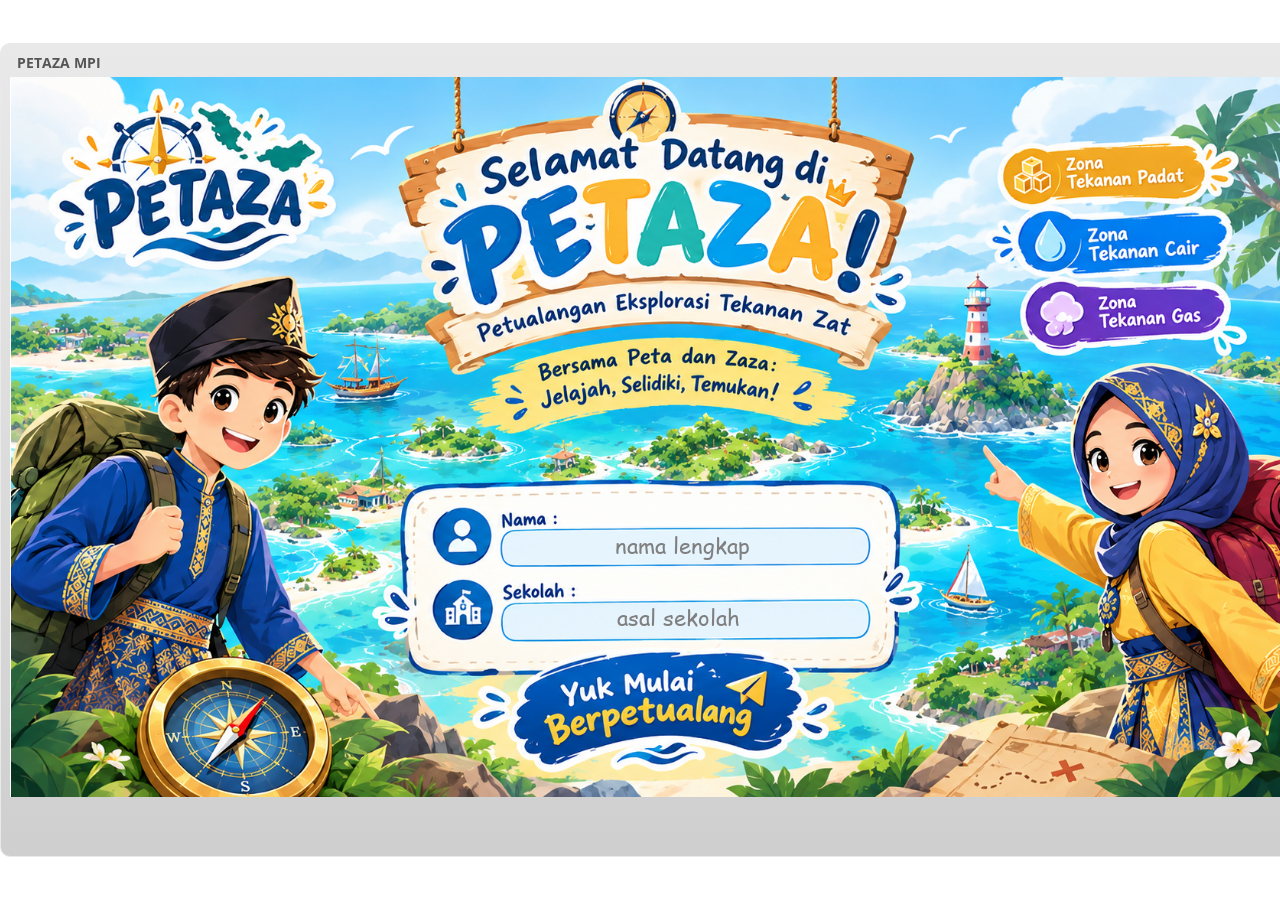
<file: index.html>
﻿<!doctype html>
<html lang="en-US">
<head>
  <meta charset="utf-8">
  <!-- Created using Storyline 3 - http://www.articulate.com  -->
  <!-- version: 3.20.30234.0 -->
  <title>PETAZA MPI</title>
  <meta http-equiv="x-ua-compatible" content="IE=edge"/>
  <meta name="viewport" content="width=device-width,initial-scale=1,user-scalable=no,shrink-to-fit=no,minimal-ui"/>
  <meta name="apple-mobile-web-app-capable" content="yes"/>
  <style>
    html, body { height: 100%; padding: 0; margin: 0 }
    #app { height: 100%; width: 100%; }
  </style>

  <script>
    window.DS = {};
    window.globals = {
      DATA_PATH_BASE: '',
      HAS_FRAME: true,
      HAS_SLIDE: true,

      lmsPresent: false,
      tinCanPresent: false,
      cmi5Present: false,
      aoSupport: false,
      scale: 'noscale',
      captureRc: false,
      browserSize: 'optimal',
      bgColor: '#FFFFFF',
      features: '',
      themeName: 'classic',
      preloaderColor: '#FFFFFF',
      suppressAnalytics: false,
      productChannel: 'perpetual',
      publishSource: 'storyline',
      aid: '',
      cid: 'a6edcf18-691f-4c0f-a4f6-48a816db5714',
      playerVersion: '3.20.30234.0',
      publishTimestamp: '2026-10-04T10:06:26.7683473Z',
      maxIosVideoElements: 10,
      connectionSettings: { },

      
      parseParams: function(qs) {
        if (window.globals.parsedParams != null) {
          return window.globals.parsedParams;
        }
        qs = (qs || window.location.search.substr(1)).split('+').join(' ');
        var params = {},
            tokens,
            re = /[?&]?([^=]+)=([^&]*)/g;

        while (tokens = re.exec(qs)) {
          params[decodeURIComponent(tokens[1]).trim()] =
            decodeURIComponent(tokens[2]).trim();
        }
        window.globals.parsedParams = params;
        return params;
      }

    };
  </script>
  <script>
    var isIe11 = ('ActiveXObject' in window || window.MSBlobBuilder != null)
      && window.msCrypto != null && !window.ActiveXObject;
    if (isIe11) {
      window.globals.unsupportedBrowser = true;
      document.write(atob('[base64]'));
    }
  </script>
  
  <script>window.THREE = { };</script>
  
</head>
<body style="background: #FFFFFF" class="cs-HTML theme-classic">
  <!-- 360 -->
  <script>!function(){var e,i=/iPhone/i,o=/iPod/i,n=/iPad/i,t=/\biOS-universal(?:.+)Mac\b/i,r=/\bAndroid(?:.+)Mobile\b/i,a=/Android/i,d=/(?:SD4930UR|\bSilk(?:.+)Mobile\b)/i,p=/Silk/i,l=/Windows Phone/i,u=/\bWindows(?:.+)ARM\b/i,b=/BlackBerry/i,s=/BB10/i,c=/Opera Mini/i,f=/\b(CriOS|Chrome)(?:.+)Mobile/i,h=/Mobile(?:.+)Firefox\b/i,v=function(e){return void 0!==e&&"MacIntel"===e.platform&&"number"==typeof e.maxTouchPoints&&e.maxTouchPoints>1&&"undefined"==typeof MSStream};e=function(e){var m={userAgent:"",platform:"",maxTouchPoints:0};e||"undefined"==typeof navigator?"string"==typeof e?m.userAgent=e:e&&e.userAgent&&(m={userAgent:e.userAgent,platform:e.platform,maxTouchPoints:e.maxTouchPoints||0}):m={userAgent:navigator.userAgent,platform:navigator.platform,maxTouchPoints:navigator.maxTouchPoints||0};var g=m.userAgent,y=g.split("[FBAN");void 0!==y[1]&&(g=y[0]),void 0!==(y=g.split("Twitter"))[1]&&(g=y[0]);var A=function(e){return function(i){return i.test(e)}}(g),w={apple:{phone:A(i)&&!A(l),ipod:A(o),tablet:!A(i)&&(A(n)||v(m))&&!A(l),universal:A(t),device:(A(i)||A(o)||A(n)||A(t)||v(m))&&!A(l)},amazon:{phone:A(d),tablet:!A(d)&&A(p),device:A(d)||A(p)},android:{phone:!A(l)&&A(d)||!A(l)&&A(r),tablet:!A(l)&&!A(d)&&!A(r)&&(A(p)||A(a)),device:!A(l)&&(A(d)||A(p)||A(r)||A(a))||A(/\bokhttp\b/i)},windows:{phone:A(l),tablet:A(u),device:A(l)||A(u)},other:{blackberry:A(b),blackberry10:A(s),opera:A(c),firefox:A(h),chrome:A(f),device:A(b)||A(s)||A(c)||A(h)||A(f)},any:!1,phone:!1,tablet:!1};return w.any=w.apple.device||w.android.device||w.windows.device||w.other.device,w.phone=w.apple.phone||w.android.phone||w.windows.phone,w.tablet=w.apple.tablet||w.android.tablet||w.windows.tablet,w}(),"object"==typeof exports&&"undefined"!=typeof module?module.exports=e:"function"==typeof define&&define.amd?define((function(){return e})):this.isMobile=e}();
    window.isMobile.apple.tablet = window.isMobile.apple.tablet ||
      (navigator.platform === 'MacIntel' && navigator.maxTouchPoints > 1);
    window.isMobile.apple.device = window.isMobile.apple.device || window.isMobile.apple.tablet;
    window.isMobile.tablet = window.isMobile.tablet || window.isMobile.apple.tablet;
    window.isMobile.any = window.isMobile.any || window.isMobile.apple.tablet;
  </script>

  <div id="focus-sink" tabindex="-1"></div>

  <div id="preso"></div>
  <script>
    (function() {

      var classTypes = [ 'desktop', 'mobile', 'phone', 'tablet' ];

      var addDeviceClasses = function(prefix, testObj) {
        var curr, i;
        for (i = 0; i < classTypes.length; i++) {
          curr = classTypes[i];
          if (testObj[curr]) {
            document.body.classList.add(prefix + curr);
          }
        }
      };

      var params = window.globals.parseParams(),
          isDevicePreview = params.devicepreview === '1',
          isPhoneOverride = params.deviceType === 'phone' || (isDevicePreview && params.phone == '1'),
          isTabletOverride = (params.deviceType === 'tablet' || isDevicePreview) && !isPhoneOverride,
          isMobileOverride = isPhoneOverride || isTabletOverride;

      var deviceView = {
        desktop: !window.isMobile.any && !isMobileOverride,
        mobile: window.isMobile.any || isMobileOverride,
        phone: isPhoneOverride || (window.isMobile.phone && !isTabletOverride),
        tablet: isTabletOverride || window.isMobile.tablet
      };

      window.globals.deviceView = deviceView;
      window.isMobile.desktop = !window.isMobile.any;
      window.isMobile.mobile = window.isMobile.any;

      addDeviceClasses('view-', deviceView);

    })();
  </script>
  
  <script src='story_content/user.js' type=text/javascript></script>
  <div class="slide-loader"></div>

  <script>
    if (window.globals.deviceView.isMobile) { var doc = document, loader = doc.body.querySelector('.slide-loader'); [ 1, 2, 3 ].forEach(function(n) { var d = doc.createElement('div'); d.style.backgroundColor = window.globals.preloaderColor; d.classList.add('mobile-loader-dot'); d.classList.add('dot' + n); loader.appendChild(d); }); }
  </script>

  <div class="mobile-load-title-overlay" style="display: none">
    <div class="mobile-load-title">PETAZA MPI</div>
  </div>

  <div class="mobile-chrome-warning"></div>

  
<style>
  .warn-connection-dialog {
    display: none;
    background: transparent;
    pointer-events: none;
    position: fixed;
    left: 0;
    top: 0;
    width: 100%;
    height: 100%;
    z-index: 999;
  }

  .warn-connection-content {
    border-radius: 4px;
    background: white;
    border: 1px solid #E7E7E7;
    color: #333333;
    box-shadow: 0 2px 4px rgba(0, 0, 0, 0.25);
    transition: all 150ms ease-out;
    position: absolute;
    white-space: nowrap;
  }

  .view-phone.is-landscape .warn-connection-content {
    left: 23px;
    bottom: 23px;
  }

  .view-tablet.is-landscape .warn-connection-content {
    left: 50%;
    top: 20px;
    transform: translateX(-50%);
  }

  .is-portrait .warn-connection-content {
    transform: translate(-50%, calc(-100% - 15px));
  }

  .warn-connection-content p {
    display: inline-block;
    margin: 0 8px 0 0;
    line-height: 33px;
    font-size: 11px;
  }

  .warn-connection-content svg {
    position: relative;
    vertical-align: middle;
    margin: 0 2px 2px 8px;
  }

  .view-desktop .warn-connection-content {
    left: 1.5em;
    bottom: 1.5em;
  }

  .view-desktop .warn-connection-content p {
    font-size: 1.1em;
  }

  .is-offline .warn-connection-dialog {
    display: block;
  }

  .is-offline .cs-panel * {
    pointer-events: none !important;
  }

  .is-offline .cs-panel {
    pointer-events: all !important;
  }

  .is-offline #nav-controls * {
    pointer-events: none !important;
  }

  .is-offline #nav-controls {
    pointer-events: all !important;
  }
</style>

<div class="warn-connection-dialog">
  <div class="warn-connection-content">
    <svg width="17" height="15" viewBox="0 0 17 15" xmlns="http://www.w3.org/2000/svg">
      <path fill="#8F0000" stroke="white" d="M16.07,12.98 L15.88,12.23 L9.51,1.21 C8.97,0.26,7.6,0.26,7.06,1.21 L0.69,12.23 C0.15,13.16,0.81,14.36,1.91,14.36 H14.65 C15.47,14.36,16.05,13.7,16.07,12.98 Z"/>
      <path fill="white" stroke="white" d="M8.58,5.5 C8.35,5.28,8.5,5.35,8.21,5.32 C8.09,5.35,7.97,5.49,7.96,5.67 C7.97,5.79,7.98,5.92,7.98,6.04 L7.98,6.04 C7.99,6.17,8,6.31,8.01,6.43 L8.01,6.44 C8.03,6.92,8.06,7.41,8.09,7.9 L8.09,7.9 C8.12,8.39,8.14,8.88,8.17,9.37 C8.17,9.39,8.18,9.42,8.2,9.44 C8.23,9.46,8.25,9.47,8.28,9.47 C8.31,9.47,8.34,9.46,8.35,9.44 C8.37,9.43,8.38,9.4,8.39,9.35 L8.39,9.34 C8.39,9.24,8.4,9.15,8.4,9.05 L8.4,9.05 C8.41,8.96,8.41,8.86,8.42,8.75 C8.43,8.44,8.45,8.12,8.47,7.81 L8.47,7.81 C8.49,7.49,8.51,7.18,8.53,6.87 C8.55,6.46,8.56,6.05,8.59,5.64 L8.6,5.62 C8.6,5.57,8.59,5.53,8.58,5.5 L8.21,5.32 Z"/>
      <circle fill="white" stroke="white" cx="8.3" cy="11.35" r="0.3"/>
    </svg>
    <p>You are offline. Trying to reconnect...</p>
  </div>
</div>

<script>
  (function() {
    window.DS.connection = {
      warningShown: false,
      assets: {},
      loadingAssetGroup: false,
      retryDelay: 500
    };

    // @TODO this is POC code and can be cleaned up a bit more if we move forward
    // with the feature



    // The `window.globals.features` variable must be set in `webpack.dev.config` when testing locally - it is not enough
    // to have it in the data - but it must be set there as well.
    var useConnectionMessages = window.AbortController != null &&
      window.location.protocol != 'file:' &&
      window.globals.features.indexOf('ConnectionMessages') != -1;

    window.DS.connection.useConnectionMessages = useConnectionMessages

    var assetCount = 0;
    var checkLoadedId;
    var connectionSettings = window.globals.connectionSettings;

    if (useConnectionMessages && connectionSettings != null) {
      var contentEl = document.querySelector('.warn-connection-content');
      var messageEl = contentEl.querySelector('p')

      if (connectionSettings.useDarkTheme) {
        contentEl.style.borderColor = '#BABBBA';
        contentEl.style.backgroundColor = '#282828';
        contentEl.style.color = '#FFFFFF';
      }

      if (connectionSettings.message != null) {
        messageEl.textContent = window.decodeURIComponent(connectionSettings.message);
      }
    }

    function checkAssetsReady() {
      for (var i in DS.connection.assets) {
        if (!DS.connection.assets[i].success) {
          return false;
        }
      }
      return true;
    }

    function stopAssetGroup() {
      if (!useConnectionMessages) { return; }

      assetCount = 0;

      DS.connection.oldAssetGroup = DS.connection.assets;
      DS.connection.assets = {};
      DS.connection.loadingAssetGroup = false;
      clearInterval(checkLoadedId);
    }

    function startAssetGroup() {
      if (!useConnectionMessages) { return; }
      var ticks = 0;
      clearInterval(checkLoadedId);
      checkLoadedId = setInterval(function() {
        var loaded = 0;
        if (assetCount === 0 && loaded === 0) {
          clearInterval(checkLoadedId);
          return;
        }

        for (var i in DS.connection.assets) {
          if (DS.connection.assets[i].success) {
            loaded++;
          }
        }

        if (assetCount === loaded && checkAssetsReady()) {
          for (var i in DS.connection.assets) {
            if (DS.connection.assets[i].action) {
              DS.connection.assets[i].action();
            }
          }
          hideWarning();
          stopAssetGroup();
        }
      }, 100)
    }

    function requiredAsset(url, action, retry, type) {
      if (!useConnectionMessages) { return; }
      if (DS.connection.assets[url]) { return; }

      DS.connection.assets[url] = {
        success: false, action: action, retry: retry, type: type
      };
      assetCount = Object.keys(DS.connection.assets).length;
      if (!DS.connection.loadingAssetGroup) {
        startAssetGroup();
      }
      DS.connection.loadingAssetGroup = true;
    }

    function assetLoaded(url) {
      if (!useConnectionMessages) { return; }
      if (DS.connection.assets[url]) {
        DS.connection.assets[url].success = true;
      }
    }

    function assetFailed(url) {
      if (!useConnectionMessages) { return; }
      if (!DS.connection.assets[url]) {
        if (/\.js$/.test(url)) {
          setTimeout(function() {
            if (DS.connection.lastSlideLoaded != null) {
              DS.connection.lastSlideLoaded();
            }
          }, DS.connection.retryDelay);
        }
        return;
      }
      if (!DS.connection.warningShown) { showWarning(); }
      if (DS.connection.assets[url].retry) {
        setTimeout(function() {
          if (!DS.connection.assets[url].success) {
            DS.connection.assets[url].retry()
          }
        }, DS.connection.retryDelay);
      }
    }

    function hideWarning() {
      document.body.classList.remove('is-offline');
      DS.connection.warningShown = false;
    }
    DS.connection.hideWarning = hideWarning

    function showWarning(btn) {
      document.body.classList.add('is-offline')
      DS.connection.warningShown = true;
      updateWarningPosition();
    }

    function updateWarningPosition() {
      if (!DS.connection.warningShown) {
        return;
      }

      var isPortrait = document.body.classList.contains('is-portrait');
      var warningEl = document.querySelector('.warn-connection-content');

      if (isPortrait) {
        var slide = document.querySelector('.primary-slide');
        var slideRect = slide.getBoundingClientRect();

        warningEl.style.top = `${slideRect.top}px`
        warningEl.style.left = `${slideRect.left + slideRect.width / 2}px`
      } else {
        warningEl.style.top = null;
        warningEl.style.left = null;
      }

      window.requestAnimationFrame(updateWarningPosition);
    }

    // these will all be noops if the feature flag isn't set in
    // the data and `window.globals.features`
    DS.connection.requiredAsset = requiredAsset;
    DS.connection.assetLoaded = assetLoaded;
    DS.connection.assetFailed = assetFailed;
    DS.connection.stopAssetGroup = stopAssetGroup;
    DS.connection.startAssetGroup = startAssetGroup;
  })();
</script>


  <script>
    
    if (window.autoSpider && window.vInterfaceObject) {
      document.querySelector('.mobile-load-title-overlay').style.display = 'none';
    }
  </script>

  

  <link rel="stylesheet" href="html5/data/css/output.min.css" data-noprefix/>
</body>
<script src="html5/lib/scripts/bootstrapper.min.js"></script>
</html>
</file>
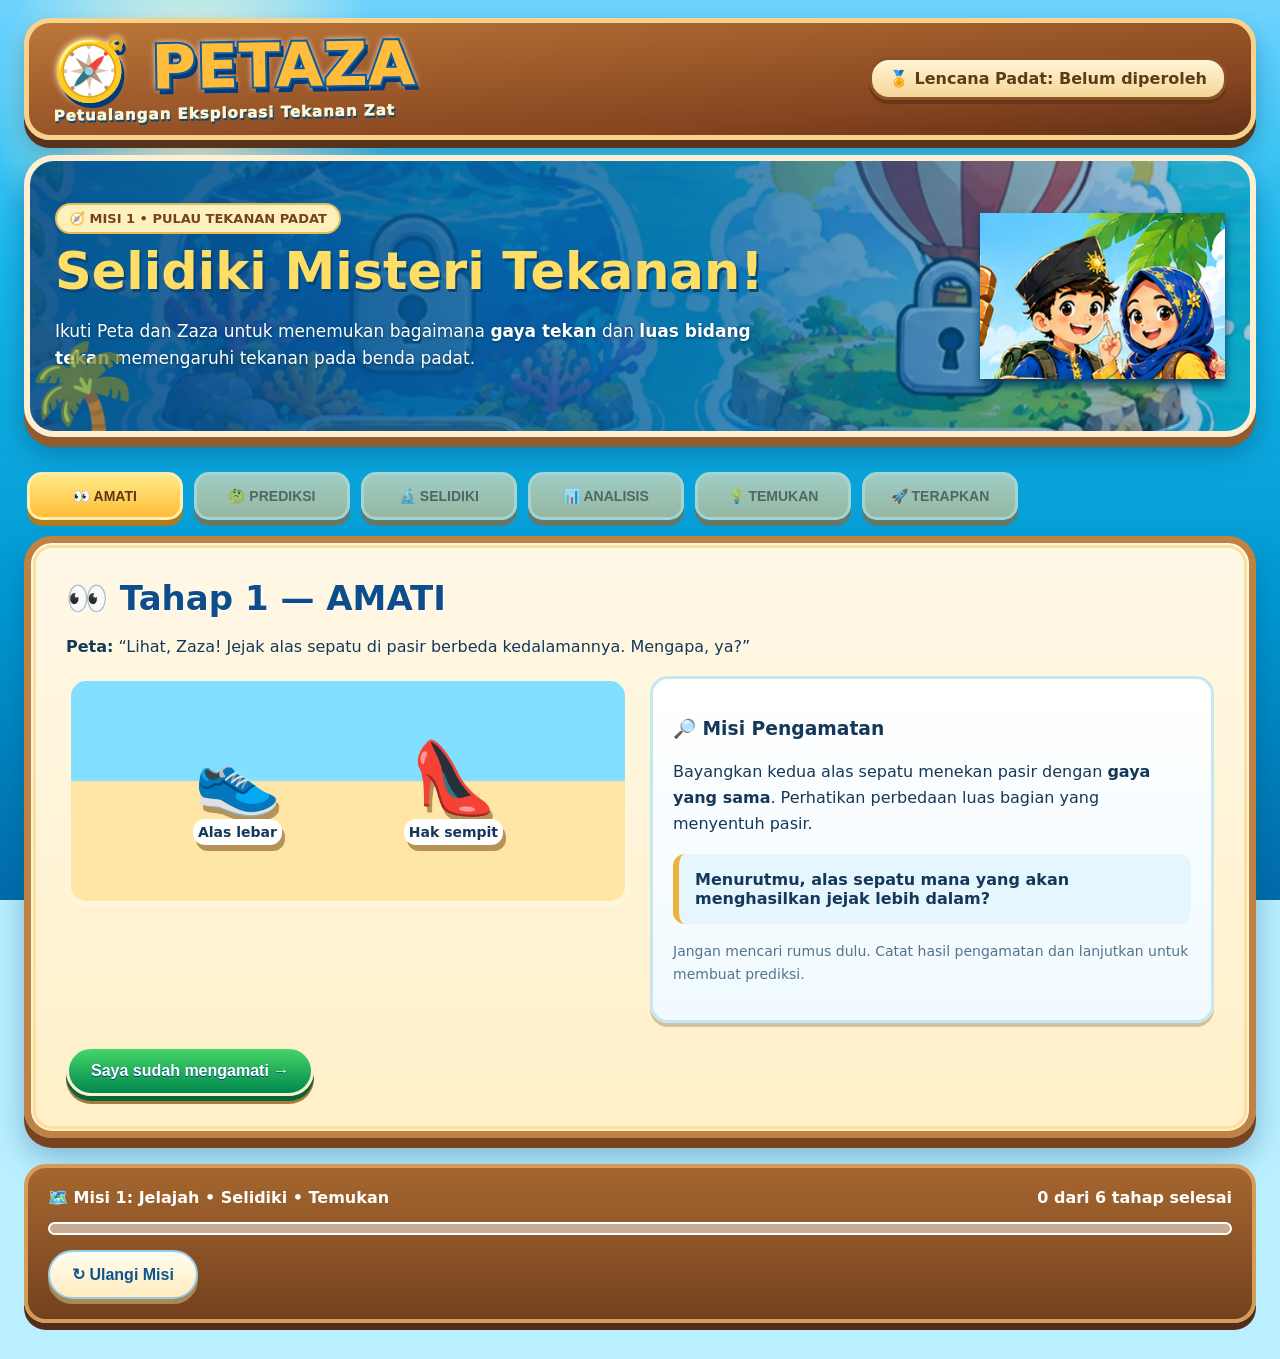
<file: story_content/WebObjects/6BesV0d59Br/index.html>
<!doctype html><html lang="id"><head><meta charset="utf-8"><meta name="viewport" content="width=device-width,initial-scale=1"><title>PETAZA — Misi 1 Pulau Tekanan Padat</title><style>
:root{font-family:'Trebuchet MS',system-ui,sans-serif;color:#153858;background:#b9efff}*{box-sizing:border-box}body{margin:0;background:linear-gradient(#68c9ff 0%,#b5edff 30%,#04a8d2 100%);min-height:100vh}.app{max-width:1200px;margin:auto;padding:20px}.top{display:flex;justify-content:space-between;align-items:center;gap:15px;flex-wrap:wrap}.brand{font-weight:1000;font-size:clamp(28px,5vw,55px);color:#ffbd3b;-webkit-text-stroke:2px #135a99;text-shadow:3px 5px #064577;letter-spacing:1px}.small{font-size:13px}.chip{background:#fff9e9;border:3px solid #9b6a36;border-radius:20px;padding:9px 17px;font-weight:900}.hero{margin:15px 0;background:linear-gradient(135deg,#0b8dc5cc,#0266a4d9),radial-gradient(circle at 15% 80%,#6bcc60 0 8%,transparent 9%),radial-gradient(circle at 80% 30%,#83d75b 0 12%,transparent 13%);border:5px solid #fff4d2;box-shadow:0 9px 0 #95632e;border-radius:30px;padding:25px;color:white;display:grid;grid-template-columns:1fr auto;gap:10px;align-items:center}.hero h1{font-size:clamp(27px,4vw,45px);margin:8px 0}.hero p{line-height:1.6;max-width:700px}.mascots{font-size:85px;white-space:nowrap;filter:drop-shadow(2px 7px 0 #004d80)}.nav{display:flex;gap:9px;overflow-x:auto;padding:16px 2px}.nav button{min-width:150px;border:3px solid #fff;border-radius:18px;padding:13px 9px;background:#d8eaf3;color:#35516a;font-weight:900;cursor:pointer;box-shadow:0 4px 0 #417e9e}.nav button.active{background:#ffd05a;color:#634014;border-color:#fff0b2}.nav button.done{background:#c7f6b6}.nav button:disabled{opacity:.63;cursor:not-allowed}.panel{background:#fff9e9;border:5px solid #bd8a4c;border-radius:24px;padding:clamp(18px,4vw,35px);box-shadow:0 9px 0 #865529;min-height:410px}.panel h2{font-size:clamp(25px,3vw,34px);margin:0 0 15px;color:#095a96}.panel p{line-height:1.65}.two{display:grid;grid-template-columns:1fr 1fr;gap:20px}.card{background:white;border:2px solid #c4e3ed;border-radius:18px;padding:20px}.scene{background:linear-gradient(#9ce8ff 0 50%,#f7db91 51% 100%);height:230px;border-radius:20px;position:relative;overflow:hidden;border:4px solid white;display:flex;align-items:center;justify-content:space-evenly}.shoe{font-size:70px;text-align:center;filter:drop-shadow(3px 6px #b69258)}.shoe span{display:block;font-size:14px;font-weight:bold;background:white;padding:5px;border-radius:12px}.btn{border:0;background:#087ac5;color:white;border-radius:16px;padding:13px 22px;font-size:16px;font-weight:900;cursor:pointer;box-shadow:0 5px #064b80}.btn:hover{filter:brightness(1.07)}.btn:disabled{background:#9eacb4;box-shadow:0 5px #6d777b;cursor:not-allowed}.btn.green{background:#1a9a62;box-shadow:0 5px #0b6840}.btn.secondary{background:#fff;color:#136195;border:2px solid #98cce8;box-shadow:0 4px #98cce8}.actions{display:flex;gap:10px;flex-wrap:wrap;margin-top:23px}.question{padding:16px;background:#e7f6ff;border-left:6px solid #1597d0;border-radius:12px;font-weight:bold;margin:16px 0}.options{display:grid;gap:10px;margin:15px 0}.option{text-align:left;background:white;border:2px solid #b6d9eb;border-radius:13px;padding:13px;font-weight:bold;cursor:pointer;color:#23425b}.option.selected{background:#ffedaf;border-color:#f0a21b}.feedback{border-radius:12px;padding:15px;margin:13px 0;font-weight:bold}.feedback.ok{background:#d9f7d4;color:#246b31}.feedback.no{background:#fff0d7;color:#9a5710}.slider-row{margin:20px 0}.slider-row label{font-weight:900;display:flex;justify-content:space-between}.slider-row input{width:100%;accent-color:#078dca;margin-top:12px}.formula{background:#e5f7ff;border:3px dashed #4caed9;border-radius:20px;padding:20px;text-align:center;font-size:30px;font-weight:900;color:#065a9a}.meter{height:19px;background:#e5e8e8;border-radius:20px;overflow:hidden}.meter div{height:100%;background:linear-gradient(90deg,#47cb86,#ffd34b,#ee7b42);transition:width .25s}.tablewrap{overflow-x:auto}table{border-collapse:collapse;width:100%;background:white;border-radius:12px;overflow:hidden}td,th{border:1px solid #c8e2e9;padding:11px;text-align:center}th{background:#d3f0ff}.badge{font-size:90px;text-align:center}.footer{display:flex;justify-content:space-between;gap:15px;flex-wrap:wrap;padding:22px 0;color:white;font-weight:bold}.progress{height:13px;background:#ffffff80;border:2px solid white;border-radius:20px;overflow:hidden}.progress div{background:#f6c647;height:100%;transition:width .3s}.hidden{display:none}.muted{color:#57738a;font-size:14px}.pill{display:inline-block;padding:6px 12px;background:#d4f3ff;border-radius:99px;font-weight:900;font-size:13px;color:#13618a}input[type=text],textarea{font:inherit;width:100%;padding:12px;border:2px solid #a4d1e2;border-radius:12px}textarea{min-height:90px;resize:vertical}@media(max-width:720px){.two,.hero{grid-template-columns:1fr}.mascots{font-size:60px}.nav button{min-width:125px}.app{padding:12px}.panel{padding:17px}}

/* PETAZA original adventure-map visual identity */
:root{--ocean:#007bb9;--navy:#093f83;--gold:#ffcf42;--wood:#8b4b22;--paper:#fff3d3}
body{background:radial-gradient(circle at 15% 12%,#fff9d5 0 2%,transparent 15%),linear-gradient(180deg,#6fd4ff 0%,#16b7eb 30%,#0095cf 70%,#006caa 100%);background-attachment:fixed}
.app{max-width:1350px;padding:18px 24px 36px}.top{background:linear-gradient(175deg,#bc7738,#85431f 75%,#603017);border:5px solid #f8d18a;border-radius:26px;padding:13px 24px;box-shadow:0 8px 0 #5a331b,0 12px 22px #003b6855}
.brand{font-size:clamp(30px,5vw,60px);line-height:1.05;transform:rotate(-1deg);text-shadow:3px 5px #003c7b,0 0 6px white}
.brand .small{font-size:clamp(11px,1.3vw,15px);padding-top:7px;color:#fff5ce!important}
.chip{background:linear-gradient(#fff5d5,#f6d698);border:3px solid #8c5127;box-shadow:0 4px #653817;color:#5e3b1b}
.hero{min-height:260px;background:linear-gradient(90deg,#064c88e8 0%,#0667a3cf 55%,#00518c55 100%),url('laut_petaza.jpg') center 48%/cover;border:6px solid #ffefd0;border-radius:30px;box-shadow:0 10px 0 #935c2c,0 15px 28px #00477375;position:relative;overflow:hidden}
.hero:before{content:'🌴';position:absolute;left:-10px;bottom:-24px;font-size:100px;opacity:.75}.hero h1{color:#ffde65;text-shadow:2px 3px #06447b;font-size:clamp(29px,4vw,51px)}.hero p{font-size:17px;text-shadow:0 1px 3px #00365b}
.mascots{font-size:0;width:245px;height:220px;background:url('peta_zaza.png') center/contain no-repeat;filter:drop-shadow(0 6px 5px #003d67);border-radius:18px}
.nav{gap:11px;padding:20px 3px 16px}.nav button{border:3px solid #fff4cb;border-radius:15px;min-width:156px;background:linear-gradient(#f7e5b8,#e9c585);color:#74491d;box-shadow:0 6px #9a612d;font-size:14px}.nav button.active{background:linear-gradient(#ffeb87,#ffbc36);color:#5c3718;box-shadow:0 6px #b57818}.nav button.done{background:linear-gradient(#c5f7a6,#68cf8a);color:#155e3e;box-shadow:0 6px #298456}
.panel{background:linear-gradient(#fff8e7,#fff0c8);border:7px solid #bd8244;outline:3px solid #fce0a1;outline-offset:-12px;border-radius:28px;box-shadow:0 10px 0 #78431e,0 20px 30px #00416a50}.panel h2{color:#0d4d8b;text-shadow:1px 1px #fff}
.card{background:linear-gradient(#ffffff,#f0faff);border:3px solid #c6e7f2;box-shadow:0 4px #d4c29b}.scene{background:linear-gradient(#83dfff 0 45%,#ffe6a4 46% 100%);border:5px solid #fff7dd}.btn{border:3px solid #f9f1cd;background:linear-gradient(#168cf2,#055ab8);border-radius:30px;box-shadow:0 5px #063f81,0 8px 0 #a67c3c;text-shadow:0 1px #063f81}.btn.green{background:linear-gradient(#45d568,#00884c);box-shadow:0 5px #096439,0 8px 0 #a67c3c}.btn.secondary{background:linear-gradient(#fffef2,#ffebbf);color:#0b578a;box-shadow:0 5px #a98a53;text-shadow:none}.btn:disabled{background:#a7acb2;box-shadow:0 5px #6b737a;text-shadow:none}
.question{background:#e5f6ff;border-left-color:#edb43d}.option{border:2px solid #abd4e9}.option.selected{background:#fff0b0;border-color:#d8a02d}.formula{background:#d9f3ff;border-color:#4d9ed0}.footer{background:linear-gradient(#a5672f,#74401e);border:4px solid #d59b58;border-radius:22px;padding:20px;margin-top:26px;box-shadow:0 7px #542c17}.pill{background:#fff1bd;color:#75431c;border:2px solid #e5ba57}.feedback.ok{border:2px solid #7ccf8b}.feedback.no{border:2px solid #eac171}
@media(max-width:720px){.app{padding:10px}.top{padding:12px}.hero{padding:18px;min-height:220px}.mascots{width:160px;height:135px;justify-self:center}.panel{padding:19px}.nav button{min-width:125px}.footer{padding:14px}}
@media print{body{background:white}.nav,.footer{display:none}.panel{box-shadow:none}}
</style></head><body><div class="app"><header class="top"><div class="brand">🧭 PETAZA <span class="small" style="display:block;color:white;-webkit-text-stroke:0;text-shadow:1px 2px #064577">Petualangan Eksplorasi Tekanan Zat</span></div><div class="chip">🏅 Lencana Padat: <span id="badgeStatus">Belum diperoleh</span></div></header><section class="hero"><div><span class="pill">🧭 MISI 1 • PULAU TEKANAN PADAT</span><h1>Selidiki Misteri Tekanan!</h1><p>Ikuti Peta dan Zaza untuk menemukan bagaimana <b>gaya tekan</b> dan <b>luas bidang tekan</b> memengaruhi tekanan pada benda padat.</p></div><div class="mascots" role="img" aria-label="Peta dan Zaza, maskot petualangan PETAZA"></div></section><div class="nav" id="nav"></div><main class="panel" id="content" aria-live="polite"></main><footer class="footer"><span>🗺️ Misi 1: Jelajah • Selidiki • Temukan</span><span id="progressText">0 dari 6 tahap selesai</span><div class="progress" style="width:100%"><div id="progressBar" style="width:0%"></div></div><button class="btn secondary" onclick="resetAll()">↻ Ulangi Misi</button></footer></div><script>
const stages=['👀 AMATI','🤔 PREDIKSI','🔬 SELIDIKI','📊 ANALISIS','💡 TEMUKAN','🚀 TERAPKAN'];let state;try{state=JSON.parse(localStorage.getItem('petazaPadatV1'))||{stage:0,done:[],prediction:null,observations:[],answers:{},badge:false}}catch(e){state={stage:0,done:[],prediction:null,observations:[],answers:{},badge:false}};function save(){localStorage.setItem('petazaPadatV1',JSON.stringify(state))}function completed(n){return state.done.includes(n)}function finish(n){if(!completed(n))state.done.push(n);if(n===5)state.badge=true;save();render()}function go(n){if(n===0||completed(n-1)){state.stage=n;save();render();window.scrollTo({top:230,behavior:'smooth'})}}function resetAll(){if(confirm('Ulangi seluruh misi dan hapus progres di perangkat ini?')){localStorage.removeItem('petazaPadatV1');location.reload()}}function btnNext(n,label='Lanjutkan →'){return `<div class="actions"><button class="btn green" onclick="finish(${n});go(${n+1})">${label}</button></div>`}function render(){document.getElementById('badgeStatus').textContent=state.badge?'🏅 Diperoleh!':'Belum diperoleh';document.getElementById('progressText').textContent=state.done.length+' dari 6 tahap selesai';document.getElementById('progressBar').style.width=(state.done.length/6*100)+'%';document.getElementById('nav').innerHTML=stages.map((s,i)=>`<button class="${i===state.stage?'active':completed(i)?'done':''}" ${i>0&&!completed(i-1)?'disabled':''} onclick="go(${i})">${completed(i)?'✓ ':''}${s}</button>`).join('');let h='';switch(state.stage){case 0:h=amati();break;case 1:h=prediksi();break;case 2:h=selidiki();break;case 3:h=analisis();break;case 4:h=temukan();break;case 5:h=terapkan();break;}document.getElementById('content').innerHTML=h;if(state.stage===2)updateSim()}
function amati(){return `<h2>👀 Tahap 1 — AMATI</h2><p><b>Peta:</b> “Lihat, Zaza! Jejak alas sepatu di pasir berbeda kedalamannya. Mengapa, ya?”</p><div class="two"><div class="scene"><div class="shoe">👟<span>Alas lebar</span></div><div class="shoe">👠<span>Hak sempit</span></div></div><div class="card"><h3>🔎 Misi Pengamatan</h3><p>Bayangkan kedua alas sepatu menekan pasir dengan <b>gaya yang sama</b>. Perhatikan perbedaan luas bagian yang menyentuh pasir.</p><div class="question">Menurutmu, alas sepatu mana yang akan menghasilkan jejak lebih dalam?</div><p class="muted">Jangan mencari rumus dulu. Catat hasil pengamatan dan lanjutkan untuk membuat prediksi.</p></div></div>${btnNext(0,'Saya sudah mengamati →')}`}
function prediksi(){let v=state.prediction;return `<h2>🤔 Tahap 2 — PREDIKSI</h2><p><b>Zaza:</b> “Sebelum bereksperimen, buatlah dugaan berdasarkan pengamatanmu!”</p><div class="question">Jika gaya tekan sama, alas manakah yang menghasilkan tekanan lebih besar?</div><div class="options">${['Alas yang lebih lebar','Alas yang lebih sempit','Keduanya selalu sama'].map((a,i)=>`<button class="option ${v===i?'selected':''}" onclick="state.prediction=${i};save();render()">${String.fromCharCode(65+i)}. ${a}</button>`).join('')}</div><label for="reason"><b>Alasan prediksimu (opsional):</b></label><textarea id="reason" placeholder="Tuliskan dugaanmu sebelum menyelidiki...">${escapeHtml(state.answers.reason||'')}</textarea><div class="actions"><button class="btn green" ${v===null?'disabled':''} onclick="state.answers.reason=document.getElementById('reason').value;finish(1);go(2)">Simpan prediksi & selidiki →</button></div><p class="muted">Prediksi belum dinilai. Kamu akan membandingkannya dengan data percobaan.</p>`}
function selidiki(){return `<h2>🔬 Tahap 3 — SELIDIKI</h2><p><b>Peta:</b> “Ubah gaya dan luas bidang tekan. Lihat bagaimana tekanan berubah!”</p><div class="two"><div class="card"><div class="slider-row"><label for="force">Gaya tekan (F) <span id="forceVal">100 N</span></label><input id="force" type="range" min="20" max="200" step="20" value="100" oninput="updateSim()"></div><div class="slider-row"><label for="area">Luas bidang tekan (A) <span id="areaVal">0,05 m²</span></label><input id="area" type="range" min="1" max="10" step="1" value="5" oninput="updateSim()"></div><div class="formula" id="formula">P = 2.000 Pa</div><p><b>Indikator besar tekanan:</b></p><div class="meter"><div id="meterBar" style="width:25%"></div></div><p class="muted">Simulasi konseptual: gaya dibagi luas bidang tekan. Indikator menunjukkan nilai relatif terhadap rentang simulasi.</p><button class="btn" onclick="record()">＋ Catat hasil percobaan</button></div><div class="card"><h3>📋 Tabel Pengamatan</h3><p>Catat sedikitnya <b>3 kombinasi berbeda</b>. Coba pertahankan gaya saat mengubah luas, lalu pertahankan luas saat mengubah gaya.</p><div class="tablewrap"><table><thead><tr><th>F (N)</th><th>A (m²)</th><th>P (Pa)</th></tr></thead><tbody>${state.observations.map(o=>`<tr><td>${o.f}</td><td>${o.a.toFixed(2).replace('.',',')}</td><td>${format(o.p)}</td></tr>`).join('')||'<tr><td colspan="3">Belum ada data</td></tr>'}</tbody></table></div><p>${state.observations.length} data tercatat</p><button class="btn secondary" onclick="state.observations=[];save();render()">Hapus tabel</button></div></div><div class="actions"><button class="btn green" ${state.observations.length<3?'disabled':''} onclick="finish(2);go(3)">Analisis data →</button></div>`}
function updateSim(){let f=+document.getElementById('force').value,a=+document.getElementById('area').value/100,p=f/a;document.getElementById('forceVal').textContent=f+' N';document.getElementById('areaVal').textContent=a.toFixed(2).replace('.',',')+' m²';document.getElementById('formula').textContent='P = '+format(p)+' Pa';document.getElementById('meterBar').style.width=Math.min(100,p/20000*100)+'%'}function record(){let f=+document.getElementById('force').value,a=+document.getElementById('area').value/100;if(state.observations.some(o=>o.f===f&&o.a===a)){alert('Kombinasi ini sudah dicatat. Ubah gaya atau luas.');return}state.observations.push({f,a,p:f/a});save();render()}function format(n){return n.toLocaleString('id-ID',{maximumFractionDigits:2})}
function quiz(key,question,choices,correct,explanation){let chosen=state.answers[key],answered=chosen!==undefined;return `<div class="card"><div class="question">${question}</div><div class="options">${choices.map((x,i)=>`<button class="option ${chosen===i?'selected':''}" onclick="state.answers['${key}']=${i};save();render()">${String.fromCharCode(65+i)}. ${x}</button>`).join('')}</div>${answered?`<div class="feedback ${chosen===correct?'ok':'no'}">${chosen===correct?'✓ Tepat! ':'Belum tepat. Coba lagi! '}${chosen===correct?explanation:'Periksa kembali hasil simulasi atau bandingkan gaya dan luasnya.'}</div>`:''}</div>`}
function analisis(){return `<h2>📊 Tahap 4 — ANALISIS</h2><p>Gunakan data eksperimenmu untuk menemukan pola hubungan gaya, luas, dan tekanan.</p><div class="tablewrap"><table><thead><tr><th>Gaya (N)</th><th>Luas (m²)</th><th>Tekanan (Pa)</th></tr></thead><tbody>${state.observations.map(o=>`<tr><td>${o.f}</td><td>${o.a.toFixed(2).replace('.',',')}</td><td>${format(o.p)}</td></tr>`).join('')}</tbody></table></div><br>${quiz('a1','Jika luas tetap, apa yang terjadi saat gaya diperbesar?',['Tekanan meningkat','Tekanan menurun','Tekanan tidak berubah'],0,'Tekanan berbanding lurus dengan gaya tekan.')}${quiz('a2','Jika gaya tetap, apa yang terjadi saat luas bidang diperbesar?',['Tekanan meningkat','Tekanan menurun','Tekanan tidak berubah'],1,'Tekanan berbanding terbalik dengan luas bidang tekan.')}<div class="actions"><button class="btn green" ${state.answers.a1!==0||state.answers.a2!==1?'disabled':''} onclick="finish(3);go(4)">Temukan konsep →</button></div>`}
function temukan(){let v=state.prediction;return `<h2>💡 Tahap 5 — TEMUKAN</h2><p><b>Zaza:</b> “Sekarang kita bisa menjelaskan misteri jejak sepatu dengan bukti dari percobaan!”</p><div class="two"><div class="card"><h3>📘 Konsep Utama</h3><p><b>Tekanan zat padat</b> adalah gaya tekan yang bekerja tegak lurus pada setiap satuan luas bidang tekan.</p><div class="formula">P = F ÷ A</div><p><b>P</b> = tekanan (Pa)<br><b>F</b> = gaya tekan (N)<br><b>A</b> = luas bidang tekan (m²)</p></div><div class="card"><h3>🔍 Bandingkan Prediksimu</h3><p>Prediksimu: <b>${['alas lebih lebar','alas lebih sempit','keduanya sama'][v]||'belum dicatat'}</b>.</p><p>Hasil penyelidikan: untuk gaya yang sama, alas yang <b>lebih sempit</b> menghasilkan tekanan <b>lebih besar</b>.</p><div class="feedback ${v===1?'ok':'no'}">${v===1?'Prediksimu sesuai dengan data!':'Prediksimu berbeda dari hasil eksperimen. Itu bagian dari proses ilmiah—gunakan bukti untuk memperbaiki pemahaman.'}</div></div></div><div class="card"><h3>🧠 Hal yang perlu diingat</h3><p>✓ Gaya lebih besar → tekanan lebih besar (jika luas tetap).<br>✓ Luas lebih besar → tekanan lebih kecil (jika gaya tetap).<br>✓ Benda lebih berat <em>tidak selalu</em> menghasilkan tekanan lebih besar karena luas bidang tekan juga berpengaruh.</p></div>${btnNext(4,'Terapkan pengetahuan →')}`}
function terapkan(){let ok=state.answers.t1===1&&state.answers.t2===0&&state.answers.t3===2;return `<h2>🚀 Tahap 6 — TERAPKAN</h2><p><b>Peta:</b> “Gunakan pengetahuanmu untuk menyelesaikan tiga tantangan di Pulau Tekanan Padat!”</p>${quiz('t1','Kotak perbekalan akan diletakkan di atas pasir. Agar tidak mudah terbenam, bagaimana posisi kotak yang tepat?',['Berdiri pada sisi paling sempit','Diletakkan pada sisi paling luas','Posisi tidak berpengaruh'],1,'Alas yang lebih luas menghasilkan tekanan lebih kecil untuk berat yang sama.')}${quiz('t2','Mengapa ujung paku dibuat runcing?',['Memperkecil luas bidang tekan sehingga tekanan membesar','Memperbesar luas bidang tekan','Mengurangi gaya tekan hingga nol'],0,'Ujung yang sempit menghasilkan tekanan besar pada gaya yang sama.')}${quiz('t3','Sebuah balok memberikan gaya 120 N pada bidang seluas 0,04 m². Berapakah tekanannya?',['30 Pa','300 Pa','3.000 Pa'],2,'P = 120 ÷ 0,04 = 3.000 Pa.')}${ok?`<div class="feedback ok">🎉 Ketiga tantangan selesai! Kamu sudah membuktikan pemahamanmu.</div><div class="actions"><button class="btn green" onclick="finish(5)">🏅 Klaim Lencana Penjelajah Padat</button></div>`:`<p class="muted">Jawab ketiga tantangan dengan tepat untuk membuka lencana. Kamu boleh mencoba lagi.</p>`}${state.badge?`<div class="card" style="text-align:center;margin-top:20px;border:4px solid #e9b638"><div class="badge">🏅</div><h2>SELAMAT, PENJELAJAH PADAT!</h2><p>Kamu telah menyelesaikan enam tahap dan memperoleh <b>Lencana Penjelajah Padat</b>.</p><button class="btn" onclick="window.print()">🖨️ Cetak pencapaian</button><p class="muted">Progres tersimpan pada browser ini. Kamu dapat kembali mengulang setiap tahap.</p></div>`:''}`}
function escapeHtml(s){return String(s).replace(/[&<>"']/g,c=>({'&':'&amp;','<':'&lt;','>':'&gt;','"':'&quot;',"'":'&#39;'}[c]))}render();</script></body></html>
</file>
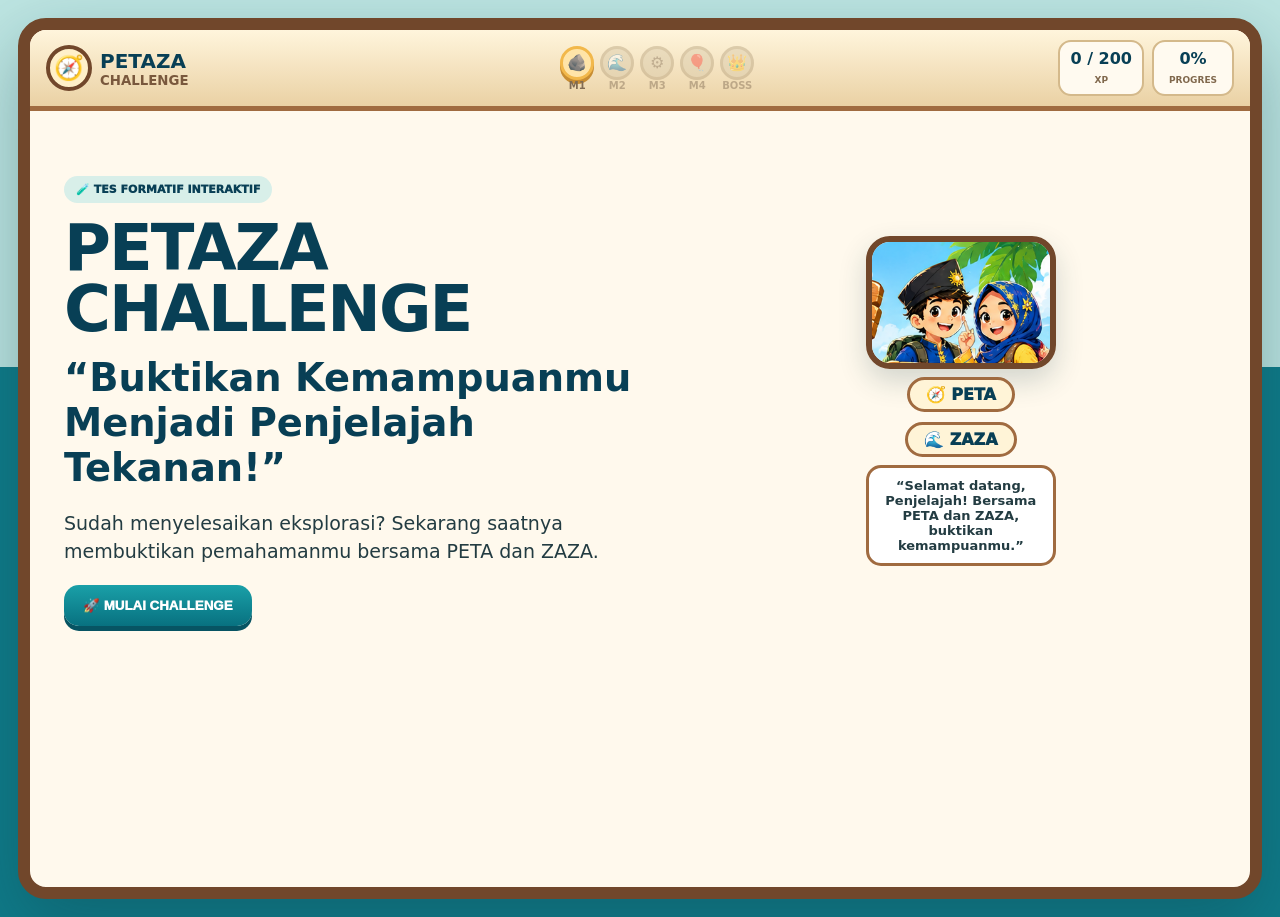
<file: story_content/WebObjects/6YqvJqH4l7q/index.html>
<!doctype html><html lang="id"><head><meta charset="utf-8"><meta name="viewport" content="width=device-width,initial-scale=1"><title>PETAZA Challenge</title><link rel="stylesheet" href="assets/style.css"></head><body><div id="app"><div class="shell"><header class="top"><div class="brand"><div class="compass">🧭</div><div><b>PETAZA</b><small>CHALLENGE</small></div></div><nav class="steps" id="steps"></nav><div class="stats"><div class="stat"><b id="xpTop">0 / 200</b><span>XP</span></div><div class="stat"><b id="progressTop">0%</b><span>PROGRES</span></div></div></header><main class="screen">
<section class="view active" id="start"><div class="hero"><div><span class="kicker">🧪 TES FORMATIF INTERAKTIF</span><h1>PETAZA<br>CHALLENGE</h1><h2>“Buktikan Kemampuanmu Menjadi Penjelajah Tekanan!”</h2><p class="subtitle">Sudah menyelesaikan eksplorasi? Sekarang saatnya membuktikan pemahamanmu bersama PETA dan ZAZA.</p><button class="btn" onclick="go('identity')">🚀 MULAI CHALLENGE</button></div><div class="mascots"><div class="mascot"><img class="mascot-photo" src="assets/peta_zaza.png" alt="PETA dan ZAZA"><div class="mascot-caption"><span class="name">🧭 PETA</span><span class="name">🌊 ZAZA</span></div><div class="speech">“Selamat datang, Penjelajah! Bersama PETA dan ZAZA, buktikan kemampuanmu.”</div></div></div></div></section>
<section class="view" id="identity"><div class="panel form center"><span class="kicker">🧭 IDENTITAS PENJELAJAH</span><h2>Siapkan Perjalananmu</h2><p>Nama ini akan ditampilkan kembali pada hasil akhir.</p><div class="field"><label>Nama Penjelajah</label><input id="name" maxlength="40" placeholder="Contoh: Aisyah"></div><div class="field"><label>Kelas</label><input id="cls" maxlength="20" placeholder="Contoh: IX A"></div><button class="btn" onclick="saveIdentity()">🎯 MASUK KE PETAZA CHALLENGE</button></div></section>
<section class="view" id="dashboard"><div class="center"><span class="kicker">🗺️ PETA PERJALANAN</span><h2 id="welcome">Selamat datang, Penjelajah!</h2><p>Selesaikan satu wilayah untuk membuka wilayah berikutnya.</p></div><div class="map"><div class="island" style="width:280px;height:180px;left:34%;top:28%;transform:rotate(-8deg)"></div><div class="path p1"></div><div class="path p2"></div><div class="path p3"></div><div class="path p4"></div><div class="node n1" onclick="openMission(0)"><div class="icon">🪨</div><b>MISI 1</b><small>Tekanan & Zat Padat</small></div><div class="node n2" onclick="openMission(1)"><div class="icon">🌊</div><b>MISI 2</b><small>Tekanan Hidrostatis</small></div><div class="node n3" onclick="openMission(2)"><div class="icon">⚙️</div><b>MISI 3</b><small>Pascal & Archimedes</small></div><div class="node n4" onclick="openMission(3)"><div class="icon">🎈</div><b>MISI 4</b><small>Tekanan Gas</small></div><div class="node boss" onclick="openMission(4)"><div class="icon">👑</div><b>FINAL BOSS</b><small>PETAZA Master Challenge</small></div></div><div class="center"><p><b>🔓 Misi berikutnya terbuka setelah 5 soal pada misi aktif berhasil diselesaikan.</b></p></div></section>
<section class="view" id="question"><div class="qhead"><div><span class="kicker" id="mk"></span><h2 id="mt"></h2></div><div class="center"><div class="tag" id="ql"></div><div class="dots" id="dots"></div></div></div><div class="question"><div class="question-text" id="qt"></div><div class="options" id="opts"></div><div class="feedback" id="fb"><strong id="fbtitle"></strong><p id="fbtext"></p><div class="xp" id="xpf"></div><br><button class="btn" id="fbbtn"></button></div></div></section>
<section class="view" id="lab"><div class="center"><span class="kicker">🔬 SELIDIKI</span><h2>Laboratorium Tekanan Hidrostatis</h2><p>Amati pola dengan melakukan minimal 5 percobaan.</p></div><div class="labgrid"><div class="lab"><div class="tank"><div class="water" id="water"></div><div class="line" id="line"></div><div class="point" id="point"></div></div><div class="readout"><div><b id="roR">1000</b><span>kg/m³ • ρ</span></div><div><b id="roH">5</b><span>m • h</span></div><div><b id="roP">50.000</b><span>Pa • P</span></div></div></div><div class="panel"><div class="control"><label><span>Massa jenis (ρ)</span><span id="rv">1000</span></label><input id="rho" type="range" min="700" max="1300" step="50" value="1000" oninput="labUpdate()"></div><div class="control"><label><span>Kedalaman (h)</span><span id="hv">5 m</span></label><input id="depth" type="range" min="1" max="10" value="5" oninput="labUpdate()"></div><div class="control"><label><span>Gravitasi (g)</span><span>10 m/s²</span></label></div><div class="formula">P<sub>h</sub> = ρgh</div><button class="btn green" onclick="recordLab()">🧪 CATAT PERCOBAAN</button><p><b id="count">0 / 5 tercatat</b></p><table class="exp"><thead><tr><th>#</th><th>ρ</th><th>h</th><th>P</th></tr></thead><tbody id="tbody"></tbody></table><p id="pattern" style="font-size:12px;font-weight:900;background:#eaf7f3;padding:10px;border-radius:12px">🔎 Cari pola setelah 5 percobaan.</p></div></div><div class="center" style="margin-top:15px"><button class="btn" id="labNext" style="display:none" onclick="finishLab()">🤔 LANJUT KE CHALLENGE MISI 2</button></div></section>
<section class="view" id="concept"><div class="center"><span class="kicker">💡 TEMUKAN</span><h2>Apa yang Kamu Temukan?</h2><p>Konsep formal dirumuskan setelah penyelidikan.</p></div><div class="concepts"><div class="card"><h3>💧 Tekanan Hidrostatis</h3><p>Semakin dalam posisi suatu titik di dalam zat cair, semakin besar tekanan hidrostatisnya.</p><div class="formula">P<sub>h</sub> = ρgh</div></div><div class="card"><h3>⚙️ Hukum Pascal</h3><p>Tekanan pada zat cair dalam ruang tertutup diteruskan ke segala arah.</p><div class="formula">P₁ = P₂</div><p>Contoh: dongkrak dan rem hidrolik.</p></div><div class="card"><h3>🚢 Hukum Archimedes</h3><p>Benda di dalam zat cair mengalami gaya ke atas yang disebut gaya apung.</p><div class="formula">F<sub>A</sub> = ρ<sub>f</sub>gV<sub>t</sub></div><p>Contoh: kapal dan pelampung.</p></div></div><div class="remember"><div>KEDALAMAN → TEKANAN</div><div>RUANG TERTUTUP → PASCAL</div><div>GAYA KE ATAS → ARCHIMEDES</div></div><div class="center" style="margin-top:18px"><button class="btn" onclick="go('dashboard')">🗺️ KEMBALI KE PETA</button></div></section>
<section class="view" id="result"><div class="result"><div class="mascots"><div class="mascot"><img class="mascot-photo" src="[data-uri]" alt="PETA dan ZAZA"><div class="mascot-caption"><span class="name">🧭 PETA</span><span class="name">🌊 ZAZA</span></div></div></div><div class="card"><span class="kicker">🏆 HASIL AKHIR</span><h2>PETAZA CHALLENGE SELESAI!</h2><p><b>Penjelajah:</b> <span id="rname"></span></p><div class="score" id="score">0</div><b>NILAI AKHIR</b><p><b>XP:</b> <span id="rxp"></span> / 200<br><b>Benar:</b> <span id="rc"></span> soal<br><b>Salah:</b> <span id="rw"></span> soal</p><h3 id="title"></h3><div class="badges"><div class="badge">🪨 Tekanan Zat Padat</div><div class="badge">🌊 Penjelajah Hidrostatik</div><div class="badge">⚙️ Pascal & Archimedes</div><div class="badge">🎈 Penjelajah Gas</div><div class="badge">👑 PETAZA Master</div></div><div style="margin-top:18px;display:flex;gap:10px;flex-wrap:wrap"><button class="btn alt" onclick="go('dashboard')">🗺️ LIHAT PERJALANAN</button><button class="btn" onclick="restart()">🔄 ULANGI CHALLENGE</button></div></div></div></section>
</main></div></div><div class="toast" id="toast"></div><div class="confetti" id="confetti"></div>
<script src="assets/app.js"></script></body></html>
</file>
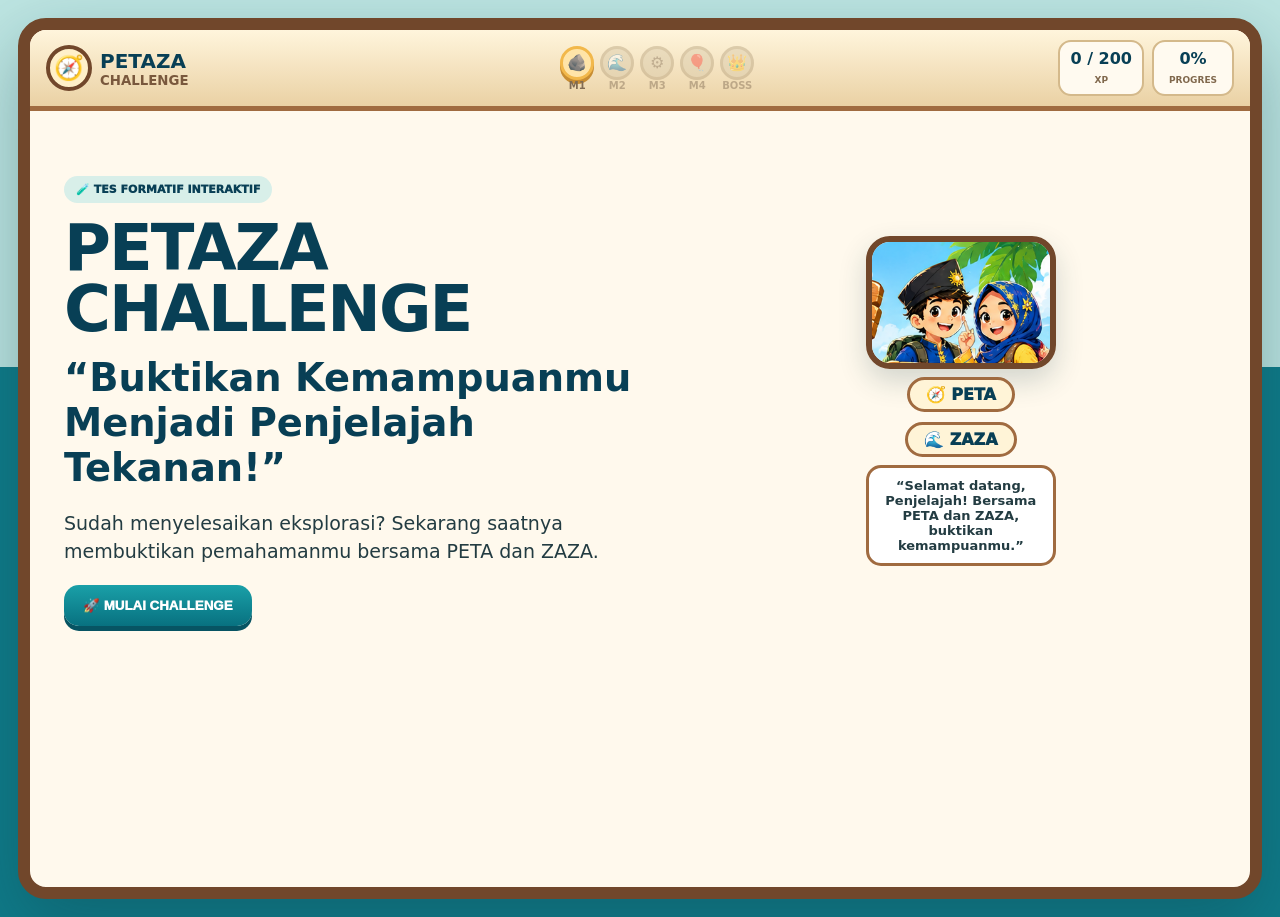
<file: story_content/WebObjects/6YqvJqH4l7q/PETAZA_Challenge (1).html>
<!doctype html><html lang="id"><head><meta charset="utf-8"><meta name="viewport" content="width=device-width,initial-scale=1"><title>PETAZA Challenge</title><style>
:root{--sea:#0d7482;--sea2:#19a6ad;--deep:#083f55;--paper:#fff9ed;--wood:#71472b;--wood2:#a06b40;--gold:#f2b84b;--green:#4ca66b;--red:#d96755;--ink:#233c42;--shadow:0 12px 30px #153f4528}*{box-sizing:border-box}body{margin:0;font-family:Trebuchet MS,system-ui,sans-serif;color:var(--ink);background:linear-gradient(#bde5e2 0 40%,#0f7b89 40%);min-height:100vh}#app{padding:18px}.shell{width:min(1440px,100%);margin:auto;min-height:calc(100vh - 36px);background:var(--paper);border:12px solid var(--wood);border-radius:28px;overflow:hidden;box-shadow:0 25px 70px #103d4455}.top{min-height:76px;background:linear-gradient(#fff5dc,#ead1a4);border-bottom:5px solid var(--wood2);display:flex;align-items:center;gap:14px;padding:10px 16px}.brand{display:flex;align-items:center;gap:8px;min-width:210px}.compass{width:46px;height:46px;border:4px solid var(--wood);border-radius:50%;display:grid;place-items:center;background:#fff0c9;font-size:24px}.brand b{font-size:20px;color:var(--deep)}.brand small{display:block;color:#79583d;font-weight:900}.steps{display:flex;justify-content:center;gap:6px;flex:1}.step{font-size:10px;font-weight:900;text-align:center;color:#806b53}.dot{width:34px;height:34px;border-radius:50%;display:grid;place-items:center;background:#d8c9aa;border:3px solid #b7a27e;font-size:16px;margin:auto}.active .dot{background:#ffe4a8;border-color:var(--gold);box-shadow:0 4px #c88d32}.done .dot{background:#d8efd9;border-color:var(--green)}.locked{opacity:.45}.stats{display:flex;gap:8px}.stat{background:#fffaf0;border:2px solid #d4b98b;border-radius:13px;padding:7px 10px;text-align:center;min-width:82px}.stat b{display:block;color:var(--deep)}.stat span{font-size:9px;font-weight:900;color:#80684d}.screen{min-height:calc(100vh - 124px);overflow:auto}.view{display:none;padding:30px 34px;min-height:100%;animation:fade .25s}.view.active{display:block}@keyframes fade{from{opacity:0;transform:translateY(6px)}to{opacity:1;transform:none}}h1{font-size:clamp(38px,5vw,70px);line-height:.95;margin:15px 0;color:var(--deep);letter-spacing:-2px}h2{color:var(--deep);font-size:clamp(26px,3vw,42px);margin:5px 0 10px}h3{color:var(--deep)}p{line-height:1.5}.kicker{display:inline-block;background:#d8efe9;color:var(--deep);border-radius:999px;padding:7px 12px;font-size:11px;font-weight:1000}.btn{border:0;border-radius:15px;padding:13px 19px;background:linear-gradient(#1aa0a8,#087180);color:#fff;font-weight:1000;box-shadow:0 5px #075463;transition:.15s}.btn:hover{transform:translateY(-2px)}.btn:active{transform:translateY(2px);box-shadow:0 2px #075463}.btn.alt{background:#fff0ca;color:#674a2e;box-shadow:0 5px #c49a5d}.btn.green{background:linear-gradient(#66ba7c,#388c59);box-shadow:0 5px #2b6e45}.panel,.card{background:#fffaf0;border:3px solid #d9bd8b;border-radius:22px;box-shadow:var(--shadow);padding:22px}.center{text-align:center}.hero{display:grid;grid-template-columns:1.1fr .9fr;align-items:center;gap:18px;min-height:520px}.subtitle{font-size:19px;max-width:680px}.mascots{display:flex;justify-content:center;align-items:flex-end;gap:12px}.mascot-photo{width:min(100%,560px);height:auto;display:block;margin:auto;border-radius:24px;border:6px solid var(--wood);box-shadow:0 12px 28px #153f4530}.mascot-caption{margin-top:8px;display:flex;justify-content:center;gap:10px;flex-wrap:wrap}.mascot{text-align:center;width:190px;animation:float 3.5s ease-in-out infinite}.mascot:nth-child(2){animation-delay:.5s}@keyframes float{50%{transform:translateY(-8px)}}.art{width:160px;height:225px;margin:auto;position:relative}.head{position:absolute;left:29px;top:40px;width:102px;height:102px;background:#f5bd88;border:5px solid #654838;border-radius:48%;z-index:2}.hair{position:absolute;left:24px;top:25px;width:112px;height:68px;background:#273f49;border:5px solid #654838;border-radius:55% 48% 35% 35%;z-index:3}.body{position:absolute;left:20px;top:142px;width:120px;height:78px;background:#0f8291;border:5px solid #49616a;border-radius:28px}.body:after{content:'PETAZA';position:absolute;top:29px;left:26px;color:#fff1c9;font-weight:1000;font-size:13px}.zaza .hair{background:#5b3f54}.zaza .body{background:#e06c69}.gog{position:absolute;left:18px;top:72px;width:125px;height:34px;border:5px solid #f7e4b0;border-radius:30px;z-index:5}.eye{position:absolute;top:77px;width:25px;height:25px;border-radius:50%;background:#a4e5e3;border:3px solid #654838;z-index:6}.e1{left:34px}.e2{left:98px}.name{display:inline-block;background:#fff4d7;border:3px solid var(--wood2);border-radius:999px;padding:5px 16px;font-weight:1000;color:var(--deep)}.speech{background:#fff;border:3px solid var(--wood2);border-radius:15px;padding:10px;margin-top:8px;font-size:13px;font-weight:900}.form{max-width:620px;margin:40px auto}.field{text-align:left;margin:18px 0}.field label{display:block;font-weight:1000;color:var(--deep);margin-bottom:7px}.field input{width:100%;padding:14px;border:3px solid #d5bd94;border-radius:14px;background:#fffef9}.map{position:relative;min-height:470px;border:5px solid #a8784b;border-radius:24px;overflow:hidden;background:linear-gradient(#8fd0d1 0 43%,#168492 43%);box-shadow:inset 0 0 0 4px #ffffff4d}.map:before{content:'';position:absolute;inset:0;background:repeating-linear-gradient(165deg,transparent 0 38px,#ffffff20 39px 42px)}.island{position:absolute;background:#e9cf91;border:5px solid #96704b;border-radius:48% 52% 40% 60%}.node{position:absolute;width:145px;padding:10px;border-radius:18px;background:#fff8e9;border:4px solid #8e6a49;text-align:center;box-shadow:0 7px #422d1b33;z-index:2;transition:.2s}.node:hover{transform:translateY(-4px)}.node .icon{font-size:34px}.node b{display:block;color:var(--deep);font-size:13px}.node small{font-weight:900;color:#795f45}.n1{left:5%;top:16%}.n2{left:28%;top:55%}.n3{left:52%;top:14%}.n4{right:5%;top:53%}.boss{left:42%;bottom:4%;width:180px}.path{position:absolute;height:8px;background:#f8df9c;border:2px solid #a77c4d;transform-origin:left;border-radius:9px;z-index:1}.p1{left:17%;top:37%;width:190px;transform:rotate(28deg)}.p2{left:43%;top:52%;width:160px;transform:rotate(-34deg)}.p3{left:64%;top:39%;width:190px;transform:rotate(34deg)}.p4{left:58%;top:69%;width:120px;transform:rotate(70deg)}.qhead{display:flex;justify-content:space-between;gap:12px;align-items:center}.tag{background:#e3f2ef;border:2px solid #a9d4ce;padding:7px 11px;border-radius:999px;font-size:11px;font-weight:1000}.dots{display:flex;gap:5px;margin-top:7px;justify-content:center}.qdot{height:8px;width:18px;background:#d7ccb6;border-radius:8px}.qdot.current{background:var(--gold);width:30px}.qdot.done{background:var(--green)}.question{max-width:1050px;margin:20px auto;background:#fffdf5;border:4px solid #d4b889;border-radius:24px;padding:25px;box-shadow:var(--shadow)}.question-text{font-size:clamp(18px,2vw,27px);font-weight:900;line-height:1.4;margin-bottom:20px}.options{display:grid;gap:11px}.option{border:3px solid #d6c19a;background:#fffaf0;border-radius:15px;padding:14px 16px;text-align:left;font-weight:900;display:flex;gap:12px;transition:.15s}.option:hover{border-color:#64aeb0;background:#eff9f6;transform:translateX(3px)}.letter{min-width:32px;height:32px;border-radius:10px;background:#e8d2a5;display:grid;place-items:center}.feedback{display:none;margin-top:16px;padding:16px;border-radius:17px;border:3px solid #d9bd8b;background:#fff2e8}.feedback.show{display:block}.good{background:#edf8ed;border-color:#86bd91}.bad{background:#fff0e8;border-color:#df9c83}.feedback strong{font-size:20px;color:var(--deep)}.xp{font-size:23px;color:#bd7d18;font-weight:1000}.labgrid{display:grid;grid-template-columns:1.2fr .8fr;gap:18px}.lab{background:#dff2ef;border:4px solid #6f9e9f;border-radius:22px;padding:18px;min-height:390px}.tank{width:230px;height:290px;margin:20px auto;border:7px solid #567c81;border-radius:15px 15px 25px 25px;position:relative;overflow:hidden}.water{position:absolute;bottom:0;left:0;right:0;background:linear-gradient(#4cc2ca,#167b91);transition:.2s}.line{position:absolute;left:25px;right:25px;border-top:3px dashed #f9e4a9}.point{position:absolute;width:17px;height:17px;border-radius:50%;background:var(--gold);border:3px solid #734d28;left:22px}.control{margin:16px 0}.control label{display:flex;justify-content:space-between;font-weight:1000;font-size:13px;color:var(--deep)}input[type=range]{width:100%;accent-color:var(--sea2)}.readout{display:grid;grid-template-columns:repeat(3,1fr);gap:7px}.readout div{background:#fff8e9;border:2px solid #d8bf90;border-radius:11px;padding:8px;text-align:center}.readout b{display:block;color:var(--deep)}.readout span{font-size:9px;font-weight:900}.formula{font-size:23px;font-weight:1000;color:#0b6571;background:#e3f2ef;border-radius:12px;padding:11px;text-align:center;margin:12px 0}.exp{width:100%;border-collapse:collapse;margin-top:10px;background:#fff}.exp th,.exp td{border:2px solid #d9c49c;padding:7px;text-align:center;font-size:11px}.exp th{background:#f2dfb8}.concepts{display:grid;grid-template-columns:repeat(3,1fr);gap:15px}.remember{display:grid;grid-template-columns:repeat(3,1fr);gap:10px;margin-top:15px}.remember div{background:#f6e4bc;padding:14px;border-radius:14px;text-align:center;font-weight:1000}.result{display:grid;grid-template-columns:1fr 1fr;gap:20px;align-items:center}.score{font-size:90px;line-height:1;color:var(--deep);font-weight:1000}.badges{display:flex;flex-wrap:wrap;gap:8px}.badge{background:#fff0c5;border:3px solid #d2a45a;border-radius:16px;padding:10px;font-weight:1000;color:#694a28}.toast{position:fixed;right:20px;top:20px;background:#fff8e6;border:3px solid #d5b36f;border-radius:14px;padding:12px 15px;font-weight:1000;box-shadow:var(--shadow);transform:translateY(-150px);transition:.3s;z-index:50}.toast.show{transform:none}.confetti{position:fixed;inset:0;pointer-events:none;z-index:60;overflow:hidden}.piece{position:absolute;top:-20px;width:9px;height:16px;animation:fall 1.7s linear forwards}@keyframes fall{to{transform:translateY(110vh) rotate(720deg);opacity:0}}@media(max-width:950px){.top{flex-wrap:wrap}.steps{order:3;width:100%;overflow:auto;justify-content:flex-start}.hero,.labgrid,.result{grid-template-columns:1fr}.concepts,.remember{grid-template-columns:1fr}.screen{min-height:calc(100vh - 160px)}.shell{min-height:100vh;margin:0}.n1{left:2%}.n2{left:22%}.n3{left:50%}.n4{right:2%}.boss{left:34%}}@media(max-width:600px){#app{padding:0}.shell{border:0;border-radius:0}.view{padding:20px 13px}.brand{min-width:auto}.stats{margin-left:auto}.stat{min-width:70px}.map{min-height:590px}.node{width:125px}.boss{left:29%}.mascot{transform:scale(.82)}.score{font-size:65px}}
</style></head><body><div id="app"><div class="shell"><header class="top"><div class="brand"><div class="compass">🧭</div><div><b>PETAZA</b><small>CHALLENGE</small></div></div><nav class="steps" id="steps"></nav><div class="stats"><div class="stat"><b id="xpTop">0 / 200</b><span>XP</span></div><div class="stat"><b id="progressTop">0%</b><span>PROGRES</span></div></div></header><main class="screen">
<section class="view active" id="start"><div class="hero"><div><span class="kicker">🧪 TES FORMATIF INTERAKTIF</span><h1>PETAZA<br>CHALLENGE</h1><h2>“Buktikan Kemampuanmu Menjadi Penjelajah Tekanan!”</h2><p class="subtitle">Sudah menyelesaikan eksplorasi? Sekarang saatnya membuktikan pemahamanmu bersama PETA dan ZAZA.</p><button class="btn" onclick="go('identity')">🚀 MULAI CHALLENGE</button></div><div class="mascots"><div class="mascot"><img class="mascot-photo" src="[data-uri]" alt="PETA dan ZAZA"><div class="mascot-caption"><span class="name">🧭 PETA</span><span class="name">🌊 ZAZA</span></div><div class="speech">“Selamat datang, Penjelajah! Bersama PETA dan ZAZA, buktikan kemampuanmu.”</div></div></div></div></section>
<section class="view" id="identity"><div class="panel form center"><span class="kicker">🧭 IDENTITAS PENJELAJAH</span><h2>Siapkan Perjalananmu</h2><p>Nama ini akan ditampilkan kembali pada hasil akhir.</p><div class="field"><label>Nama Penjelajah</label><input id="name" maxlength="40" placeholder="Contoh: Aisyah"></div><div class="field"><label>Kelas</label><input id="cls" maxlength="20" placeholder="Contoh: IX A"></div><button class="btn" onclick="saveIdentity()">🎯 MASUK KE PETAZA CHALLENGE</button></div></section>
<section class="view" id="dashboard"><div class="center"><span class="kicker">🗺️ PETA PERJALANAN</span><h2 id="welcome">Selamat datang, Penjelajah!</h2><p>Selesaikan satu wilayah untuk membuka wilayah berikutnya.</p></div><div class="map"><div class="island" style="width:280px;height:180px;left:34%;top:28%;transform:rotate(-8deg)"></div><div class="path p1"></div><div class="path p2"></div><div class="path p3"></div><div class="path p4"></div><div class="node n1" onclick="openMission(0)"><div class="icon">🪨</div><b>MISI 1</b><small>Tekanan & Zat Padat</small></div><div class="node n2" onclick="openMission(1)"><div class="icon">🌊</div><b>MISI 2</b><small>Tekanan Hidrostatis</small></div><div class="node n3" onclick="openMission(2)"><div class="icon">⚙️</div><b>MISI 3</b><small>Pascal & Archimedes</small></div><div class="node n4" onclick="openMission(3)"><div class="icon">🎈</div><b>MISI 4</b><small>Tekanan Gas</small></div><div class="node boss" onclick="openMission(4)"><div class="icon">👑</div><b>FINAL BOSS</b><small>PETAZA Master Challenge</small></div></div><div class="center"><p><b>🔓 Misi berikutnya terbuka setelah 5 soal pada misi aktif berhasil diselesaikan.</b></p></div></section>
<section class="view" id="question"><div class="qhead"><div><span class="kicker" id="mk"></span><h2 id="mt"></h2></div><div class="center"><div class="tag" id="ql"></div><div class="dots" id="dots"></div></div></div><div class="question"><div class="question-text" id="qt"></div><div class="options" id="opts"></div><div class="feedback" id="fb"><strong id="fbtitle"></strong><p id="fbtext"></p><div class="xp" id="xpf"></div><br><button class="btn" id="fbbtn"></button></div></div></section>
<section class="view" id="lab"><div class="center"><span class="kicker">🔬 SELIDIKI</span><h2>Laboratorium Tekanan Hidrostatis</h2><p>Amati pola dengan melakukan minimal 5 percobaan.</p></div><div class="labgrid"><div class="lab"><div class="tank"><div class="water" id="water"></div><div class="line" id="line"></div><div class="point" id="point"></div></div><div class="readout"><div><b id="roR">1000</b><span>kg/m³ • ρ</span></div><div><b id="roH">5</b><span>m • h</span></div><div><b id="roP">50.000</b><span>Pa • P</span></div></div></div><div class="panel"><div class="control"><label><span>Massa jenis (ρ)</span><span id="rv">1000</span></label><input id="rho" type="range" min="700" max="1300" step="50" value="1000" oninput="labUpdate()"></div><div class="control"><label><span>Kedalaman (h)</span><span id="hv">5 m</span></label><input id="depth" type="range" min="1" max="10" value="5" oninput="labUpdate()"></div><div class="control"><label><span>Gravitasi (g)</span><span>10 m/s²</span></label></div><div class="formula">P<sub>h</sub> = ρgh</div><button class="btn green" onclick="recordLab()">🧪 CATAT PERCOBAAN</button><p><b id="count">0 / 5 tercatat</b></p><table class="exp"><thead><tr><th>#</th><th>ρ</th><th>h</th><th>P</th></tr></thead><tbody id="tbody"></tbody></table><p id="pattern" style="font-size:12px;font-weight:900;background:#eaf7f3;padding:10px;border-radius:12px">🔎 Cari pola setelah 5 percobaan.</p></div></div><div class="center" style="margin-top:15px"><button class="btn" id="labNext" style="display:none" onclick="finishLab()">🤔 LANJUT KE CHALLENGE MISI 2</button></div></section>
<section class="view" id="concept"><div class="center"><span class="kicker">💡 TEMUKAN</span><h2>Apa yang Kamu Temukan?</h2><p>Konsep formal dirumuskan setelah penyelidikan.</p></div><div class="concepts"><div class="card"><h3>💧 Tekanan Hidrostatis</h3><p>Semakin dalam posisi suatu titik di dalam zat cair, semakin besar tekanan hidrostatisnya.</p><div class="formula">P<sub>h</sub> = ρgh</div></div><div class="card"><h3>⚙️ Hukum Pascal</h3><p>Tekanan pada zat cair dalam ruang tertutup diteruskan ke segala arah.</p><div class="formula">P₁ = P₂</div><p>Contoh: dongkrak dan rem hidrolik.</p></div><div class="card"><h3>🚢 Hukum Archimedes</h3><p>Benda di dalam zat cair mengalami gaya ke atas yang disebut gaya apung.</p><div class="formula">F<sub>A</sub> = ρ<sub>f</sub>gV<sub>t</sub></div><p>Contoh: kapal dan pelampung.</p></div></div><div class="remember"><div>KEDALAMAN → TEKANAN</div><div>RUANG TERTUTUP → PASCAL</div><div>GAYA KE ATAS → ARCHIMEDES</div></div><div class="center" style="margin-top:18px"><button class="btn" onclick="go('dashboard')">🗺️ KEMBALI KE PETA</button></div></section>
<section class="view" id="result"><div class="result"><div class="mascots"><div class="mascot"><img class="mascot-photo" src="[data-uri]" alt="PETA dan ZAZA"><div class="mascot-caption"><span class="name">🧭 PETA</span><span class="name">🌊 ZAZA</span></div></div></div><div class="card"><span class="kicker">🏆 HASIL AKHIR</span><h2>PETAZA CHALLENGE SELESAI!</h2><p><b>Penjelajah:</b> <span id="rname"></span></p><div class="score" id="score">0</div><b>NILAI AKHIR</b><p><b>XP:</b> <span id="rxp"></span> / 200<br><b>Benar:</b> <span id="rc"></span> soal<br><b>Salah:</b> <span id="rw"></span> soal</p><h3 id="title"></h3><div class="badges"><div class="badge">🪨 Tekanan Zat Padat</div><div class="badge">🌊 Penjelajah Hidrostatik</div><div class="badge">⚙️ Pascal & Archimedes</div><div class="badge">🎈 Penjelajah Gas</div><div class="badge">👑 PETAZA Master</div></div><div style="margin-top:18px;display:flex;gap:10px;flex-wrap:wrap"><button class="btn alt" onclick="go('dashboard')">🗺️ LIHAT PERJALANAN</button><button class="btn" onclick="restart()">🔄 ULANGI CHALLENGE</button></div></div></div></section>
</main></div></div><div class="toast" id="toast"></div><div class="confetti" id="confetti"></div>
<script>
const missions=[
{name:'MISI 1',title:'Tekanan & Zat Padat',qs:[
['Dua orang memiliki berat yang sama. Orang pertama memakai sepatu dengan hak yang sangat kecil, sedangkan orang kedua memakai sepatu dengan alas yang lebih lebar. Ketika berdiri di lantai, orang pertama memberikan tekanan yang lebih besar karena ....',['Gaya tekan orang pertama lebih besar','Luas bidang tekan orang pertama lebih kecil','Massa orang pertama lebih besar','Gravitasi pada orang pertama lebih besar'],1,'Jika gaya sama, bandingkan luas bidang tekan.'],
['Perhatikan dua kondisi berikut. Kondisi A: Paku ditancapkan menggunakan ujung yang runcing. Kondisi B: Paku yang sama dibalik sehingga bagian ujung yang tumpul menyentuh kayu. Mengapa kondisi A lebih mudah menembus kayu?',['Gaya pada kondisi A lebih kecil','Massa paku pada kondisi A lebih besar','Luas bidang tekan lebih kecil sehingga tekanannya lebih besar','Gaya gravitasi pada kondisi A lebih besar'],2,'Paku yang sama memberi gaya yang sama; yang berubah adalah luas bidang tekan.'],
['Seorang siswa memberikan gaya yang sama pada tiga bidang: A = 100 N, 0,5 m²; B = 100 N, 0,25 m²; C = 100 N, 0,1 m². Benda yang menghasilkan tekanan paling besar adalah ....',['A','B','C','Ketiganya sama'],2,'Dengan gaya sama, luas paling kecil menghasilkan tekanan paling besar.'],
['Seorang petani ingin menggunakan kendaraan untuk melewati tanah berlumpur. Agar kendaraan tidak mudah tenggelam, rancangan yang paling tepat adalah ....',['Menggunakan ban yang lebih sempit','Menggunakan ban dengan bidang kontak lebih lebar','Menambah beban kendaraan','Menggunakan ban dengan permukaan sangat runcing'],1,'Bidang kontak lebih lebar menyebarkan gaya ke area lebih luas.'],
['Seorang siswa mengatakan: “Sepatu hak tinggi memberikan tekanan lebih besar daripada sepatu olahraga karena orang yang memakainya memiliki berat badan lebih besar.” Pernyataan tersebut perlu diperbaiki karena ....',['Tekanan hanya dipengaruhi oleh berat benda','Tekanan tidak berhubungan dengan luas bidang tekan','Tekanan dipengaruhi gaya tekan dan luas bidang tekan','Sepatu olahraga selalu memiliki massa lebih kecil'],2,'Tekanan dipengaruhi gaya tekan dan luas bidang tekan.']]},
{name:'MISI 2',title:'Tekanan Hidrostatis',qs:[
['Tiga titik berada di dalam air: A = 1 m, B = 3 m, C = 5 m. Jika massa jenis air dan gravitasi sama, tekanan hidrostatis terbesar terdapat pada ....',['A','B','C','Semua sama'],2,'Bandingkan kedalaman titik dari permukaan.'],
['Data simulasi: 1 m → 10.000 Pa; 2 m → 20.000 Pa; 3 m → 30.000 Pa; 4 m → 40.000 Pa. Kesimpulan yang paling tepat adalah ....',['Tekanan berkurang ketika kedalaman bertambah','Tekanan tidak dipengaruhi kedalaman','Tekanan meningkat seiring bertambahnya kedalaman','Tekanan hanya dipengaruhi bentuk wadah'],2,'Lihat pola angka ketika kedalaman bertambah.'],
['Mengapa dinding bendungan dibuat lebih tebal pada bagian bawah?',['Air di bawah memiliki massa lebih kecil','Tekanan air semakin besar dengan bertambahnya kedalaman','Gravitasi hanya bekerja di bagian bawah','Suhu air di bawah lebih tinggi'],1,'Perhatikan kedalaman air pada bagian bawah bendungan.'],
['Rani mengatakan: “Tekanan hidrostatis semakin besar karena jumlah air di atas titik tersebut semakin banyak.” Dina mengatakan: “Tekanan hidrostatis semakin besar karena kedalaman titik dari permukaan semakin besar.” Penjelasan yang lebih tepat adalah ....',['Rani','Dina','Keduanya salah','Keduanya sama-sama benar tanpa syarat'],1,'Gunakan konsep kedalaman dari permukaan sebagai petunjuk utama.'],
['Seorang penyelam berpindah dari kedalaman 5 m ke 15 m. Bagaimana perubahan tekanan hidrostatis yang dialaminya?',['Bertambah','Berkurang','Tetap','Tidak ada tekanan'],0,'Bayangkan posisi penyelam makin jauh dari permukaan.']]},
{name:'MISI 3',title:'Hukum Pascal & Archimedes',qs:[
['Pada dongkrak hidrolik, tekanan diteruskan melalui zat cair sehingga piston besar dapat mengangkat mobil. Prinsip yang digunakan adalah ....',['Hukum Newton','Hukum Pascal','Hukum Archimedes','Hukum Ohm'],1,'Cari hukum tentang tekanan dalam zat cair tertutup yang diteruskan ke segala arah.'],
['Pada sistem hidrolik, luas piston besar dibuat lebih besar daripada piston kecil. Tujuannya adalah ....',['Menghasilkan gaya keluaran yang lebih besar','Menghilangkan tekanan zat cair','Memperkecil gaya keluaran','Membuat zat cair tidak bergerak'],0,'Gunakan hubungan P = F/A.'],
['Sebuah kapal yang terbuat dari logam dapat mengapung di laut karena ....',['Logam selalu lebih ringan daripada air','Bentuk kapal membuat gaya ke atas dapat menyeimbangkan berat kapal','Gravitasi tidak bekerja pada kapal','Air laut tidak memberikan tekanan pada kapal'],1,'Perhatikan peran bentuk kapal dan gaya ke atas.'],
['Sebuah batu dimasukkan ke dalam air dan terasa lebih ringan dibandingkan ketika diangkat di udara. Hal tersebut terjadi karena ....',['Massa batu berkurang','Gaya gravitasi menghilang','Air memberikan gaya ke atas pada batu','Tekanan udara menjadi lebih besar'],2,'Ada gaya dari air yang arahnya ke atas.'],
['Benda yang dicelupkan ke dalam zat cair mengalami gaya ke atas. Fenomena ini merupakan contoh ....',['Tekanan zat padat','Hukum Pascal','Hukum Archimedes','Tekanan gas'],2,'Ingat kata kunci: gaya ke atas pada benda di dalam zat cair.']]},
{name:'MISI 4',title:'Tekanan Gas',qs:[
['Ketika udara di dalam pompa sepeda ditekan dengan piston, volume udara berkurang. Jika suhu dianggap tetap, tekanan udara cenderung ....',['Berkurang','Bertambah','Tetap','Menjadi nol'],1,'Perhatikan perubahan volume gas ketika piston didorong masuk.'],
['Ban kendaraan terasa lebih keras setelah dipompa. Penjelasan yang paling tepat adalah ....',['Jumlah dan tekanan udara di dalam ban meningkat','Massa ban menjadi lebih kecil','Gravitasi di sekitar ban berkurang','Udara tidak memiliki tekanan'],0,'Apa yang terjadi pada udara yang dimasukkan ke ruang tertutup ban?'],
['Sebuah botol plastik tertutup diletakkan di tempat panas. Setelah beberapa waktu, botol terlihat lebih mengembang. Kesimpulan yang paling sesuai adalah ....',['Kenaikan suhu dapat meningkatkan tekanan gas','Kenaikan suhu selalu menurunkan tekanan gas','Gas tidak dipengaruhi suhu','Tekanan gas hanya dipengaruhi bentuk wadah'],0,'Botol tertutup menyimpan gas. Pertimbangkan pengaruh kenaikan suhu.'],
['Saat balon dipanaskan, keadaan gas di dalamnya dapat berubah. Besaran yang diamati pada gas antara lain ....',['Tekanan, volume, dan suhu','Warna, massa jenis benda padat, dan luas','Gaya gesek, arus listrik, dan massa','Kedalaman, gaya apung, dan luas piston'],0,'Cari tiga besaran utama yang menggambarkan keadaan gas.'],
['Seorang siswa menekan piston pompa lalu merasakan dorongan udara pada katup. Fenomena ini menunjukkan bahwa ....',['Gas dapat memberikan tekanan','Gas tidak menempati ruang','Gas tidak dapat bergerak','Tekanan hanya dimiliki zat cair'],0,'Dorongan pada katup adalah petunjuk bahwa udara memberikan tekanan.']]},
{name:'FINAL BOSS',title:'PETAZA Master Challenge',qs:[
['Data percobaan: 1) gaya 20 N, luas 0,2 m², tekanan 100 Pa; 2) gaya 20 N, luas 0,1 m², tekanan 200 Pa; 3) gaya 40 N, luas 0,1 m², tekanan 400 Pa. Kesimpulan paling tepat adalah ....',['Tekanan hanya dipengaruhi luas bidang tekan','Tekanan hanya dipengaruhi gaya','Tekanan dipengaruhi gaya dan luas bidang tekan','Tekanan tidak berhubungan dengan keduanya'],2,'Bandingkan perubahan gaya dan luas pada ketiga percobaan.'],
['Seorang siswa menyimpulkan: “Semakin besar luas bidang tekan, semakin besar tekanan.” Data menunjukkan gaya tetap, tetapi ketika luas diperkecil, tekanan meningkat. Penilaian yang tepat adalah ....',['Benar dan sesuai data','Benar karena luas bidang tekan tidak berpengaruh','Kurang tepat karena berlawanan dengan data','Tidak dapat dinilai'],2,'Bandingkan pernyataan dengan pola data ketika gaya tetap.'],
['Perhatikan tiga fenomena: 1. Ujung paku dibuat runcing. 2. Bendungan lebih tebal di bagian bawah. 3. Dongkrak hidrolik dapat mengangkat mobil. Ketiga fenomena tersebut berturut-turut berkaitan dengan ....',['Tekanan zat padat – tekanan hidrostatis – Hukum Pascal','Hukum Pascal – tekanan gas – Hukum Archimedes','Tekanan gas – tekanan zat padat – Hukum Pascal','Hukum Archimedes – tekanan hidrostatis – tekanan gas'],0,'Cocokkan setiap fenomena dengan konsep utamanya.'],
['Sebuah kapal logam mengapung, bendungan dibuat lebih tebal di bawah, dan paku dibuat runcing. Ketiga contoh tersebut menunjukkan bahwa konsep tekanan dapat digunakan untuk ....',['Menghafal semua rumus tanpa melihat fenomena','Menjelaskan dan merancang berbagai situasi kehidupan nyata','Membuktikan bahwa semua benda memiliki massa sama','Menghilangkan pengaruh gravitasi'],1,'PETAZA menekankan penerapan konsep untuk menjelaskan fenomena nyata.'],
['Pernyataan yang menunjukkan pemahaman dan penerapan konsep tekanan dalam kehidupan sehari-hari adalah ....',['Saya hafal rumus P = F/A.','Saya tahu tekanan adalah materi IPA.','Saya dapat menjelaskan mengapa pisau tajam, ban lebar, dan sepatu hak tinggi menghasilkan tekanan berbeda menggunakan konsep gaya dan luas bidang tekan.','Saya dapat menyebutkan satuan tekanan.'],2,'Pilih pernyataan yang menjelaskan fenomena dengan konsep, bukan sekadar mengingat.']]}
];
const $=id=>document.getElementById(id);
const S={name:localStorage.getItem('petazaName')||'',cls:localStorage.getItem('petazaClass')||'',mission:0,q:0,xp:0,correct:0,wrong:0,unlocked:1,solved:Array(25).fill(false),lab:[]};
function init(){
  $('name').value=S.name;
  $('cls').value=S.cls;
  renderSteps();
  stats();
  if(S.name) $('welcome').textContent='Selamat datang, '+S.name+'!';
}
function go(id){
  document.querySelectorAll('.view').forEach(x=>x.classList.remove('active'));
  const target=$(id);
  if(!target)return;
  target.classList.add('active');
  if(id==='dashboard')renderSteps();
  window.scrollTo({top:0,behavior:'smooth'});
}
function saveIdentity(){
  S.name=$('name').value.trim();
  S.cls=$('cls').value.trim();
  if(!S.name||!S.cls){toast('Isi nama dan kelas terlebih dahulu.');return}
  localStorage.setItem('petazaName',S.name);
  localStorage.setItem('petazaClass',S.cls);
  $('welcome').textContent='Selamat datang, '+S.name+'!';
  go('dashboard');
}
function renderSteps(){
  let a=[['🪨','M1'],['🌊','M2'],['⚙️','M3'],['🎈','M4'],['👑','BOSS']];
  $('steps').innerHTML=a.map((x,i)=>`<div class="step ${i<S.unlocked?'':'locked'} ${i===S.mission?'active':''} ${i<S.unlocked-1?'done':''}"><div class="dot">${i<S.unlocked-1?'✓':x[0]}</div><span>${x[1]}</span></div>`).join('');
}
function stats(){$('xpTop').textContent=S.xp+' / 200';$('progressTop').textContent=Math.round(S.correct/20*100)+'%'}
function openMission(i){
  if(i>=S.unlocked){toast('🔒 Misi ini masih terkunci. Selesaikan misi sebelumnya.');return}
  S.mission=i;S.q=0;
  if(i===1){resetLab();go('lab')}else{question()}
}
function question(){
  let m=missions[S.mission],q=m.qs[S.q];
  $('mk').textContent=m.name;$('mt').textContent=m.title;$('ql').textContent='CHALLENGE '+String(S.q+1).padStart(2,'0')+' / 05';$('qt').textContent=q[0];
  $('dots').innerHTML=[0,1,2,3,4].map(i=>`<span class="qdot ${i<S.q?'done':''} ${i===S.q?'current':''}"></span>`).join('');
  $('opts').innerHTML=q[1].map((o,i)=>`<button class="option" onclick="answer(${i})"><span class="letter">${String.fromCharCode(65+i)}</span><span>${o}</span></button>`).join('');
  $('fb').className='feedback';$('fb').style.display='none';go('question');
}
function answer(i){
  let m=missions[S.mission],q=m.qs[S.q],ok=i===q[2];
  document.querySelectorAll('.option').forEach(b=>b.disabled=true);
  $('fb').style.display='block';$('fb').className='feedback show '+(ok?'good':'bad');
  $('fbtitle').textContent=ok?'🎉 TEPAT!':'🔎 BELUM TEPAT';
  $('fbtext').textContent=ok?(S.mission===4?'PETA: “Luar biasa! Kamu berhasil menaklukkan tantangan terakhir.”':'ZAZA: “Konsepmu sudah tepat. Lanjutkan petualangan!”'):'PETA: “Jangan menyerah!” ZAZA: “'+q[3]+'”';
  $('xpf').textContent=ok?'+10 XP':'+0 XP';
  if(ok){
    let idx=S.mission*5+S.q;
    if(!S.solved[idx]){S.solved[idx]=true;S.xp+=10;S.correct++}
    $('fbbtn').textContent=S.q<4?'LANJUTKAN →':'🌟 SELESAIKAN MISI';$('fbbtn').onclick=next;stats();confetti();
  }else{S.wrong++;$('fbbtn').textContent='🔄 COBA LAGI';$('fbbtn').onclick=retry}
}
function retry(){$('fb').style.display='none';document.querySelectorAll('.option').forEach(b=>b.disabled=false)}
function next(){
  if(S.q<4){S.q++;question();return}
  if(S.mission===4){finish();return}
  S.unlocked=Math.max(S.unlocked,S.mission+2);toast('🔓 MISI BARU TERBUKA!');renderSteps();go('dashboard');confetti();
}
function resetLab(){
  S.lab=[];$('rho').value=1000;$('depth').value=5;labUpdate();$('tbody').innerHTML='';$('count').textContent='0 / 5 tercatat';$('pattern').textContent='🔎 Cari pola setelah 5 percobaan.';$('labNext').style.display='none';
}
function labUpdate(){
  let r=+$('rho').value,h=+$('depth').value,p=r*10*h;
  $('rv').textContent=r+' kg/m³';$('hv').textContent=h+' m';$('roR').textContent=r;$('roH').textContent=h;$('roP').textContent=p.toLocaleString('id-ID');
  $('water').style.height=(45+h*4)+'%';let y=25+h/10*220;$('line').style.top=y+'px';$('point').style.top=(y-9)+'px';
}
function recordLab(){
  if(S.lab.length>=5){toast('Sudah tercatat 5 percobaan.');return}
  let r=+$('rho').value,h=+$('depth').value,p=r*10*h;S.lab.push([r,h,p]);
  $('tbody').innerHTML=S.lab.map((e,i)=>`<tr><td>${i+1}</td><td>${e[0]}</td><td>${e[1]} m</td><td>${e[2].toLocaleString('id-ID')} Pa</td></tr>`).join('');
  $('count').textContent=S.lab.length+' / 5 tercatat';toast('🧪 Percobaan '+S.lab.length+' tercatat.');
  if(S.lab.length===5){$('pattern').textContent='🔎 Pola: kedalaman bertambah → tekanan bertambah; massa jenis bertambah → tekanan bertambah.';$('labNext').style.display='inline-block'}
}
function finishLab(){S.q=0;question()}
function finish(){
  let score=Math.round(S.correct/20*100);
  $('rname').textContent=S.name;$('score').textContent=score;$('rxp').textContent=S.xp;$('rc').textContent=S.correct;$('rw').textContent=20-S.correct;
  $('title').textContent=score>=90?'👑 PETAZA MASTER':score>=80?'🥇 PENJELAJAH AHLI':score>=70?'🥈 PENJELAJAH TANGGUH':score>=60?'🥉 PENJELAJAH BERKEMBANG':'🔎 KEMBALI EKSPLORASI';
  go('result');confetti();
}
function restart(){S.mission=0;S.q=0;S.xp=0;S.correct=0;S.wrong=0;S.unlocked=1;S.solved=Array(25).fill(false);S.lab=[];stats();renderSteps();go('dashboard')}
function toast(t){let x=$('toast');x.textContent=t;x.classList.add('show');clearTimeout(window.tt);window.tt=setTimeout(()=>x.classList.remove('show'),2200)}
function confetti(){let c=$('confetti');c.innerHTML='';for(let i=0;i<40;i++){let p=document.createElement('i');p.className='piece';p.style.left=Math.random()*100+'%';p.style.background=['#f2b84b','#19a6ad','#d96755','#4ca66b','#5d83c4'][i%5];p.style.animationDelay=Math.random()*.3+'s';c.appendChild(p)}setTimeout(()=>c.innerHTML='',2100)}
init();
</script></body></html>
</file>
<file: story_content/WebObjects/6YqvJqH4l7q/assets/style.css>
:root{--sea:#0d7482;--sea2:#19a6ad;--deep:#083f55;--paper:#fff9ed;--wood:#71472b;--wood2:#a06b40;--gold:#f2b84b;--green:#4ca66b;--red:#d96755;--ink:#233c42;--shadow:0 12px 30px #153f4528}*{box-sizing:border-box}body{margin:0;font-family:Trebuchet MS,system-ui,sans-serif;color:var(--ink);background:linear-gradient(#bde5e2 0 40%,#0f7b89 40%);min-height:100vh}#app{padding:18px}.shell{width:min(1440px,100%);margin:auto;min-height:calc(100vh - 36px);background:var(--paper);border:12px solid var(--wood);border-radius:28px;overflow:hidden;box-shadow:0 25px 70px #103d4455}.top{min-height:76px;background:linear-gradient(#fff5dc,#ead1a4);border-bottom:5px solid var(--wood2);display:flex;align-items:center;gap:14px;padding:10px 16px}.brand{display:flex;align-items:center;gap:8px;min-width:210px}.compass{width:46px;height:46px;border:4px solid var(--wood);border-radius:50%;display:grid;place-items:center;background:#fff0c9;font-size:24px}.brand b{font-size:20px;color:var(--deep)}.brand small{display:block;color:#79583d;font-weight:900}.steps{display:flex;justify-content:center;gap:6px;flex:1}.step{font-size:10px;font-weight:900;text-align:center;color:#806b53}.dot{width:34px;height:34px;border-radius:50%;display:grid;place-items:center;background:#d8c9aa;border:3px solid #b7a27e;font-size:16px;margin:auto}.active .dot{background:#ffe4a8;border-color:var(--gold);box-shadow:0 4px #c88d32}.done .dot{background:#d8efd9;border-color:var(--green)}.locked{opacity:.45}.stats{display:flex;gap:8px}.stat{background:#fffaf0;border:2px solid #d4b98b;border-radius:13px;padding:7px 10px;text-align:center;min-width:82px}.stat b{display:block;color:var(--deep)}.stat span{font-size:9px;font-weight:900;color:#80684d}.screen{min-height:calc(100vh - 124px);overflow:auto}.view{display:none;padding:30px 34px;min-height:100%;animation:fade .25s}.view.active{display:block}@keyframes fade{from{opacity:0;transform:translateY(6px)}to{opacity:1;transform:none}}h1{font-size:clamp(38px,5vw,70px);line-height:.95;margin:15px 0;color:var(--deep);letter-spacing:-2px}h2{color:var(--deep);font-size:clamp(26px,3vw,42px);margin:5px 0 10px}h3{color:var(--deep)}p{line-height:1.5}.kicker{display:inline-block;background:#d8efe9;color:var(--deep);border-radius:999px;padding:7px 12px;font-size:11px;font-weight:1000}.btn{border:0;border-radius:15px;padding:13px 19px;background:linear-gradient(#1aa0a8,#087180);color:#fff;font-weight:1000;box-shadow:0 5px #075463;transition:.15s}.btn:hover{transform:translateY(-2px)}.btn:active{transform:translateY(2px);box-shadow:0 2px #075463}.btn.alt{background:#fff0ca;color:#674a2e;box-shadow:0 5px #c49a5d}.btn.green{background:linear-gradient(#66ba7c,#388c59);box-shadow:0 5px #2b6e45}.panel,.card{background:#fffaf0;border:3px solid #d9bd8b;border-radius:22px;box-shadow:var(--shadow);padding:22px}.center{text-align:center}.hero{display:grid;grid-template-columns:1.1fr .9fr;align-items:center;gap:18px;min-height:520px}.subtitle{font-size:19px;max-width:680px}.mascots{display:flex;justify-content:center;align-items:flex-end;gap:12px}.mascot-photo{width:min(100%,560px);height:auto;display:block;margin:auto;border-radius:24px;border:6px solid var(--wood);box-shadow:0 12px 28px #153f4530}.mascot-caption{margin-top:8px;display:flex;justify-content:center;gap:10px;flex-wrap:wrap}.mascot{text-align:center;width:190px;animation:float 3.5s ease-in-out infinite}.mascot:nth-child(2){animation-delay:.5s}@keyframes float{50%{transform:translateY(-8px)}}.art{width:160px;height:225px;margin:auto;position:relative}.head{position:absolute;left:29px;top:40px;width:102px;height:102px;background:#f5bd88;border:5px solid #654838;border-radius:48%;z-index:2}.hair{position:absolute;left:24px;top:25px;width:112px;height:68px;background:#273f49;border:5px solid #654838;border-radius:55% 48% 35% 35%;z-index:3}.body{position:absolute;left:20px;top:142px;width:120px;height:78px;background:#0f8291;border:5px solid #49616a;border-radius:28px}.body:after{content:'PETAZA';position:absolute;top:29px;left:26px;color:#fff1c9;font-weight:1000;font-size:13px}.zaza .hair{background:#5b3f54}.zaza .body{background:#e06c69}.gog{position:absolute;left:18px;top:72px;width:125px;height:34px;border:5px solid #f7e4b0;border-radius:30px;z-index:5}.eye{position:absolute;top:77px;width:25px;height:25px;border-radius:50%;background:#a4e5e3;border:3px solid #654838;z-index:6}.e1{left:34px}.e2{left:98px}.name{display:inline-block;background:#fff4d7;border:3px solid var(--wood2);border-radius:999px;padding:5px 16px;font-weight:1000;color:var(--deep)}.speech{background:#fff;border:3px solid var(--wood2);border-radius:15px;padding:10px;margin-top:8px;font-size:13px;font-weight:900}.form{max-width:620px;margin:40px auto}.field{text-align:left;margin:18px 0}.field label{display:block;font-weight:1000;color:var(--deep);margin-bottom:7px}.field input{width:100%;padding:14px;border:3px solid #d5bd94;border-radius:14px;background:#fffef9}.map{position:relative;min-height:470px;border:5px solid #a8784b;border-radius:24px;overflow:hidden;background:linear-gradient(#8fd0d1 0 43%,#168492 43%);box-shadow:inset 0 0 0 4px #ffffff4d}.map:before{content:'';position:absolute;inset:0;background:repeating-linear-gradient(165deg,transparent 0 38px,#ffffff20 39px 42px)}.island{position:absolute;background:#e9cf91;border:5px solid #96704b;border-radius:48% 52% 40% 60%}.node{position:absolute;width:145px;padding:10px;border-radius:18px;background:#fff8e9;border:4px solid #8e6a49;text-align:center;box-shadow:0 7px #422d1b33;z-index:2;transition:.2s}.node:hover{transform:translateY(-4px)}.node .icon{font-size:34px}.node b{display:block;color:var(--deep);font-size:13px}.node small{font-weight:900;color:#795f45}.n1{left:5%;top:16%}.n2{left:28%;top:55%}.n3{left:52%;top:14%}.n4{right:5%;top:53%}.boss{left:42%;bottom:4%;width:180px}.path{position:absolute;height:8px;background:#f8df9c;border:2px solid #a77c4d;transform-origin:left;border-radius:9px;z-index:1}.p1{left:17%;top:37%;width:190px;transform:rotate(28deg)}.p2{left:43%;top:52%;width:160px;transform:rotate(-34deg)}.p3{left:64%;top:39%;width:190px;transform:rotate(34deg)}.p4{left:58%;top:69%;width:120px;transform:rotate(70deg)}.qhead{display:flex;justify-content:space-between;gap:12px;align-items:center}.tag{background:#e3f2ef;border:2px solid #a9d4ce;padding:7px 11px;border-radius:999px;font-size:11px;font-weight:1000}.dots{display:flex;gap:5px;margin-top:7px;justify-content:center}.qdot{height:8px;width:18px;background:#d7ccb6;border-radius:8px}.qdot.current{background:var(--gold);width:30px}.qdot.done{background:var(--green)}.question{max-width:1050px;margin:20px auto;background:#fffdf5;border:4px solid #d4b889;border-radius:24px;padding:25px;box-shadow:var(--shadow)}.question-text{font-size:clamp(18px,2vw,27px);font-weight:900;line-height:1.4;margin-bottom:20px}.options{display:grid;gap:11px}.option{border:3px solid #d6c19a;background:#fffaf0;border-radius:15px;padding:14px 16px;text-align:left;font-weight:900;display:flex;gap:12px;transition:.15s}.option:hover{border-color:#64aeb0;background:#eff9f6;transform:translateX(3px)}.letter{min-width:32px;height:32px;border-radius:10px;background:#e8d2a5;display:grid;place-items:center}.feedback{display:none;margin-top:16px;padding:16px;border-radius:17px;border:3px solid #d9bd8b;background:#fff2e8}.feedback.show{display:block}.good{background:#edf8ed;border-color:#86bd91}.bad{background:#fff0e8;border-color:#df9c83}.feedback strong{font-size:20px;color:var(--deep)}.xp{font-size:23px;color:#bd7d18;font-weight:1000}.labgrid{display:grid;grid-template-columns:1.2fr .8fr;gap:18px}.lab{background:#dff2ef;border:4px solid #6f9e9f;border-radius:22px;padding:18px;min-height:390px}.tank{width:230px;height:290px;margin:20px auto;border:7px solid #567c81;border-radius:15px 15px 25px 25px;position:relative;overflow:hidden}.water{position:absolute;bottom:0;left:0;right:0;background:linear-gradient(#4cc2ca,#167b91);transition:.2s}.line{position:absolute;left:25px;right:25px;border-top:3px dashed #f9e4a9}.point{position:absolute;width:17px;height:17px;border-radius:50%;background:var(--gold);border:3px solid #734d28;left:22px}.control{margin:16px 0}.control label{display:flex;justify-content:space-between;font-weight:1000;font-size:13px;color:var(--deep)}input[type=range]{width:100%;accent-color:var(--sea2)}.readout{display:grid;grid-template-columns:repeat(3,1fr);gap:7px}.readout div{background:#fff8e9;border:2px solid #d8bf90;border-radius:11px;padding:8px;text-align:center}.readout b{display:block;color:var(--deep)}.readout span{font-size:9px;font-weight:900}.formula{font-size:23px;font-weight:1000;color:#0b6571;background:#e3f2ef;border-radius:12px;padding:11px;text-align:center;margin:12px 0}.exp{width:100%;border-collapse:collapse;margin-top:10px;background:#fff}.exp th,.exp td{border:2px solid #d9c49c;padding:7px;text-align:center;font-size:11px}.exp th{background:#f2dfb8}.concepts{display:grid;grid-template-columns:repeat(3,1fr);gap:15px}.remember{display:grid;grid-template-columns:repeat(3,1fr);gap:10px;margin-top:15px}.remember div{background:#f6e4bc;padding:14px;border-radius:14px;text-align:center;font-weight:1000}.result{display:grid;grid-template-columns:1fr 1fr;gap:20px;align-items:center}.score{font-size:90px;line-height:1;color:var(--deep);font-weight:1000}.badges{display:flex;flex-wrap:wrap;gap:8px}.badge{background:#fff0c5;border:3px solid #d2a45a;border-radius:16px;padding:10px;font-weight:1000;color:#694a28}.toast{position:fixed;right:20px;top:20px;background:#fff8e6;border:3px solid #d5b36f;border-radius:14px;padding:12px 15px;font-weight:1000;box-shadow:var(--shadow);transform:translateY(-150px);transition:.3s;z-index:50}.toast.show{transform:none}.confetti{position:fixed;inset:0;pointer-events:none;z-index:60;overflow:hidden}.piece{position:absolute;top:-20px;width:9px;height:16px;animation:fall 1.7s linear forwards}@keyframes fall{to{transform:translateY(110vh) rotate(720deg);opacity:0}}@media(max-width:950px){.top{flex-wrap:wrap}.steps{order:3;width:100%;overflow:auto;justify-content:flex-start}.hero,.labgrid,.result{grid-template-columns:1fr}.concepts,.remember{grid-template-columns:1fr}.screen{min-height:calc(100vh - 160px)}.shell{min-height:100vh;margin:0}.n1{left:2%}.n2{left:22%}.n3{left:50%}.n4{right:2%}.boss{left:34%}}@media(max-width:600px){#app{padding:0}.shell{border:0;border-radius:0}.view{padding:20px 13px}.brand{min-width:auto}.stats{margin-left:auto}.stat{min-width:70px}.map{min-height:590px}.node{width:125px}.boss{left:29%}.mascot{transform:scale(.82)}.score{font-size:65px}}
</file>
<file: html5/data/css/output.min.css>
@font-face {
  font-family: 'Open SansBold CharsBoldD3E07F9E';
  src: url('[data-uri]');
  font-style: normal;
  font-weight: normal;
}
@font-face {
  font-family: 'Open Sans Charset1_ 6Wr0925A842';
  src: url('[data-uri]');
  font-style: normal;
  font-weight: normal;
}
@font-face {
  font-family: 'Comic Sans MS Charset1_4B367AF3';
  src: url('[data-uri]');
  font-style: normal;
  font-weight: normal;
}
@font-face {
  font-family: 'Open SansItalic CItalicAE8D0788';
  src: url('[data-uri]');
  font-style: normal;
  font-weight: normal;
}
@font-face {
  font-family: 'Comic Sans MS Charset0_E741E03A';
  src: url('[data-uri]');
  font-style: normal;
  font-weight: normal;
}
@font-face {
  font-family: 'Open SansItalic CItalicC6FA076B';
  src: url('[data-uri]');
  font-style: normal;
  font-weight: normal;
}
.cs-npnxnanbnsnfns00000000001 .cs-infopanel  {
  box-shadow: 0 1px 0 rgba(184, 184, 184, 1);
  background: rgba(255, 255, 255, 1);
}
.cs-npnxnanbnsnfns00000000001 .cs-infopanel .cs-link {
  color: rgba(124, 34, 128, 1);
}
.cs-npnxnanbnsnfns00000000001 .cs-infopanel .cs-link:hover {
  color: rgba(0, 0, 238, 1);
}
.cs-npnxnanbnsnfns00000000001 .cs-infopanel .cs-name {
  color: rgba(68, 68, 68, 1);
}
.cs-npnxnanbnsnfns00000000001 .cs-infopanel .cs-title {
  color: rgba(153, 153, 153, 1);
}
.cs-npnxnanbnsnfns00000000001 .cs-infopanelpopup  {
  box-shadow: 0 1px 0 rgba(184, 184, 184, 1);
  background: linear-gradient(180deg, rgba(233, 233, 233, 1) 0%, rgba(207, 207, 207, 1) 100%);
}
.cs-npnxnanbnsnfns00000000001 .cs-infopanelpopup .cs-link {
  color: rgba(124, 34, 128, 1);
}
.cs-npnxnanbnsnfns00000000001 .cs-infopanelpopup .cs-link:hover {
  color: rgba(0, 0, 238, 1);
}
.cs-npnxnanbnsnfns00000000001 .cs-infopanelpopup .cs-name {
  color: rgba(68, 68, 68, 1);
}
.cs-npnxnanbnsnfns00000000001 .cs-infopanelpopup .cs-bio {
  color: rgba(153, 153, 153, 1);
}
.cs-npnxnanbnsnfns00000000001 .cs-timer  {
  color: rgba(85, 85, 85, 1);
}
.cs-npnxnanbnsnfns00000000001 .cs-duration stop:first-child {
  stop-color: rgba(0, 215, 255, 1);
}
.cs-npnxnanbnsnfns00000000001 .cs-duration stop:last-child {
  stop-color: rgba(0, 171, 255, 1);
}
.cs-npnxnanbnsnfns00000000001 .cs-elapsed stop:first-child {
  stop-color: rgba(254, 227, 71, 1);
}
.cs-npnxnanbnsnfns00000000001 .cs-elapsed stop:last-child {
  stop-color: rgba(252, 204, 42, 1);
}
.cs-npnxnanbnsnfns00000000001 .cs-timer .cs-pie .cs-innerstroke {
  stroke: rgba(199, 199, 199, 1);
}
.cs-npnxnanbnsnfns00000000001 .cs-timer .cs-pie .cs-innerborder {
  stroke: rgba(255, 255, 255, 1);
}
.cs-npnxnanbnsnfns00000000001 .cs-window  {
  box-shadow: 0 8px 5px rgba(0, 0, 0, 0.2);
  border-color: rgba(234, 234, 234, 1);
  background: rgba(243, 243, 243, 1);
  color: rgba(85, 85, 85, 1);
}
.cs-npnxnanbnsnfns00000000001 .cs-window .cs-diva {
  border-color: rgba(247, 247, 247, 1);
}
.cs-npnxnanbnsnfns00000000001 .cs-window .cs-divb {
  border-color: rgba(211, 211, 211, 1);
}
.cs-npnxnanbnsnfns00000000001 .cs-editor .cs-editor-slide {
  color: rgba(85, 85, 85, 1);
}
.cs-npnxnanbnsnfns00000000001 .cs-editor .cs-editor-html {
  color: rgba(68, 68, 68, 1);
}
.cs-npnxnanbnsnfns00000000001 .cs-editor .cs-editor-button {
  text-shadow: 0 1px 0 rgba(240, 240, 240, 1);
  color: rgba(53, 53, 53, 1);
  border-color: rgba(177, 177, 177, 1);
  background: linear-gradient(180deg, rgba(245, 245, 245, 1) 0%, rgba(199, 199, 199, 1) 100%);
}
.cs-npnxnanbnsnfns00000000001 .cs-editor .cs-editor-button:hover {
  background: linear-gradient(180deg, rgba(242, 242, 242, 1) 0%, rgba(175, 175, 175, 1) 100%);
}
.cs-npnxnanbnsnfns00000000001 .cs-editor .cs-editor-button:active {
  background: linear-gradient(180deg, rgba(199, 199, 199, 1) 0%, rgba(244, 244, 244, 1) 100%);
}
.cs-npnxnanbnsnfns00000000001 .cs-listitem  {
  color: rgba(53, 53, 53, 1);
  border-color: rgba(223, 223, 223, 1);
}
.cs-npnxnanbnsnfns00000000001 .cs-listitem.cs-viewed {
  color: rgba(144, 144, 144, 1);
}
.cs-npnxnanbnsnfns00000000001 .cs-listitem.cs-selected {
  color: rgba(53, 53, 53, 1);
  background: rgba(192, 226, 241, 1);
}
.cs-npnxnanbnsnfns00000000001 .cs-listitem.cs-selected:hover {
  background: rgba(192, 226, 241, 1);
}
.cs-npnxnanbnsnfns00000000001 .cs-listitem.cs-selected.hover {
  background: rgba(192, 226, 241, 1);
}
.cs-npnxnanbnsnfns00000000001 .cs-listitem.cs-selected:focus {
  background: rgba(192, 226, 241, 1);
}
.cs-npnxnanbnsnfns00000000001 .cs-listitem .cs-icon-carrot {
  fill: rgba(53, 53, 53, 1);
}
.cs-npnxnanbnsnfns00000000001 .cs-listitem .cs-icon-carrot .cs-shadow {
  fill: rgba(255, 255, 255, 1);
}
.cs-npnxnanbnsnfns00000000001 .cs-listitem:hover {
  background: rgba(230, 230, 230, 1);
}
.cs-npnxnanbnsnfns00000000001 .cs-listitem.hover {
  background: rgba(230, 230, 230, 1);
}
.cs-npnxnanbnsnfns00000000001 .cs-listitem:focus {
  background: rgba(230, 230, 230, 1);
}
.cs-npnxnanbnsnfns00000000001 .cs-glossary  {
  color: rgba(53, 53, 53, 1);
}
.cs-npnxnanbnsnfns00000000001 .cs-glossary .cs-scrolling-panel {
  background: rgba(231, 231, 231, 1);
}
.cs-npnxnanbnsnfns00000000001 .cs-glossary .cs-term.cs-selected .cs-choice-list-trigger {
  color: rgba(53, 53, 53, 1);
  background: rgba(192, 226, 241, 1);
}
.cs-npnxnanbnsnfns00000000001 .cs-glossary .cs-term.cs-selected .cs-choice-list-trigger:focus {
  color: rgba(53, 53, 53, 1);
  background: rgba(192, 226, 241, 1);
}
.cs-npnxnanbnsnfns00000000001 .cs-glossary .cs-term:hover .cs-choice-list-trigger {
  background: rgba(230, 230, 230, 1);
}
.cs-npnxnanbnsnfns00000000001 .cs-glossary .cs-term.hover .cs-choice-list-trigger {
  background: rgba(230, 230, 230, 1);
}
.cs-npnxnanbnsnfns00000000001 .cs-glossary .cs-term .cs-choice-list-trigger:focus {
  background: rgba(230, 230, 230, 1);
}
.cs-npnxnanbnsnfns00000000001 .cs-glossary .cs-diva {
  border-color: rgba(226, 226, 226, 1);
}
.cs-npnxnanbnsnfns00000000001 .cs-glossary .cs-divb {
  border-color: rgba(226, 226, 226, 1);
}
.cs-npnxnanbnsnfns00000000001 .cs-glossary .cs-divc {
  border-color: rgba(250, 250, 250, 1);
}
.cs-npnxnanbnsnfns00000000001 .cs-glossary .cs-heading {
  color: rgba(68, 68, 68, 1);
}
.cs-npnxnanbnsnfns00000000001 .cs-resource .cs-separator {
  border-color: rgba(224, 224, 224, 1);
}
.cs-npnxnanbnsnfns00000000001 .cs-outline  {
  color: rgba(68, 68, 68, 1);
}
.cs-npnxnanbnsnfns00000000001 .cs-outline .cs-diva {
  border-color: rgba(198, 198, 198, 1);
}
.cs-npnxnanbnsnfns00000000001 .cs-outline .cs-divb {
  border-color: rgba(249, 249, 249, 1);
}
.cs-npnxnanbnsnfns00000000001 .cs-outline .cs-divc {
  border-color: rgba(225, 225, 225, 1);
}
.cs-npnxnanbnsnfns00000000001 .cs-outline .cs-search-filter:hover {
  color: rgba(0, 0, 238, 1);
}
.cs-npnxnanbnsnfns00000000001 .cs-outline .cs-search-filter.hover {
  color: rgba(0, 0, 238, 1);
}
.cs-npnxnanbnsnfns00000000001 .cs-transcript  {
  color: rgba(68, 68, 68, 1);
}
.cs-npnxnanbnsnfns00000000001 .cs-transcript .cs-div {
  border-color: rgba(225, 225, 225, 1);
}
.cs-npnxnanbnsnfns00000000001 .cs-tabs:not(.topmenu-item) {
  color: rgba(85, 85, 85, 1);
}
.cs-npnxnanbnsnfns00000000001 .cs-tabs .cs-inner-button:not(.topmenu-item) {
  text-shadow: 0 1px 0 rgba(240, 240, 240, 1);
}
.cs-npnxnanbnsnfns00000000001 .cs-tabs:hover:not(.topmenu-item) {
  color: rgba(51, 51, 51, 1);
}
.cs-npnxnanbnsnfns00000000001 .cs-tabs.cs-selected {
  background: rgba(243, 243, 243, 1);
  color: rgba(51, 51, 51, 1);
}
.cs-npnxnanbnsnfns00000000001 .cs-seekcontrol  {
  background: linear-gradient(180deg, rgba(245, 245, 245, 1) 0%, rgba(199, 199, 199, 1) 100%);
  border-color: rgba(177, 177, 177, 1);
}
.cs-npnxnanbnsnfns00000000001 .cs-seekcontrol .cs-button:hover .cs-icon {
  fill: rgba(85, 85, 85, 1);
}
.cs-npnxnanbnsnfns00000000001 .cs-seekcontrol .cs-button.hover .cs-icon {
  fill: rgba(85, 85, 85, 1);
}
.cs-npnxnanbnsnfns00000000001 .cs-seekcontrol .cs-button .cs-icon-shadow {
  fill: rgba(240, 240, 240, 1);
}
.cs-npnxnanbnsnfns00000000001 .cs-seekcontrol .cs-button .cs-icon {
  fill: rgba(45, 45, 45, 1);
}
.cs-npnxnanbnsnfns00000000001 .cs-seekcontrol .cs-seek .cs-fill {
  background: rgba(255, 255, 255, 1);
}
.cs-npnxnanbnsnfns00000000001 .cs-seekcontrol .cs-seek {
  background: rgba(231, 231, 231, 1);
  border-color: rgba(184, 184, 184, 1);
}
.cs-npnxnanbnsnfns00000000001 .cs-searchinput .cs-input {
  color: rgba(138, 138, 138, 1);
  border-color: rgba(173, 173, 173, 1);
  background: rgba(223, 223, 223, 1);
}
.cs-npnxnanbnsnfns00000000001 .cs-searchinput .cs-input:focus {
  color: rgba(51, 51, 51, 1);
  background: rgba(250, 250, 250, 1);
}
.cs-npnxnanbnsnfns00000000001 .cs-searchinput .cs-input:hover {
  box-shadow: inset 0 0 1px 0 rgba(107, 248, 255, 1);
}
.cs-npnxnanbnsnfns00000000001 .cs-searchinput .cs-input.hover {
  box-shadow: inset 0 0 1px 0 rgba(107, 248, 255, 1);
}
.cs-npnxnanbnsnfns00000000001 .cs-searchinput .cs-button .cs-icon {
  fill: rgba(138, 138, 138, 1);
}
.cs-npnxnanbnsnfns00000000001 .cs-searchinput .cs-button:hover {
  fill: linear-gradient(180deg, rgba(245, 245, 245, 1) 0%, rgba(199, 199, 199, 1) 100%);
}
.cs-npnxnanbnsnfns00000000001 .cs-searchinput .cs-button.hover {
  fill: linear-gradient(180deg, rgba(245, 245, 245, 1) 0%, rgba(199, 199, 199, 1) 100%);
}
.cs-npnxnanbnsnfns00000000001 .cs-menu  {
  box-shadow: 0 1px 0 rgba(184, 184, 184, 1);
  background: rgba(243, 243, 243, 1);
}
.cs-npnxnanbnsnfns00000000001 .cs-topmenu-item.active .cs-tab {
  background: rgba(243, 243, 243, 1);
}
.cs-npnxnanbnsnfns00000000001 .cs-logo  {
  box-shadow: 0 1px 0 rgba(184, 184, 184, 1);
  background: rgba(255, 255, 255, 1);
}
.cs-npnxnanbnsnfns00000000001 .cs-checkbox  {
  color: rgba(68, 68, 68, 1);
}
.cs-npnxnanbnsnfns00000000001 .cs-checkbox:hover {
  border-color: rgba(107, 248, 255, 1);
}
.cs-npnxnanbnsnfns00000000001 .cs-checkbox.hover {
  border-color: rgba(107, 248, 255, 1);
}
.cs-npnxnanbnsnfns00000000001 .cs-checkbox .cs-box {
  color: rgba(255, 255, 255, 1);
  border-color: rgba(184, 184, 184, 1);
}
.cs-npnxnanbnsnfns00000000001 .cs-checkbox .cs-box:checked::after {
  color: rgba(51, 204, 0, 1);
}
.cs-npnxnanbnsnfns00000000001 .cs-checkbox .cs-box.checked.after {
  color: rgba(51, 204, 0, 1);
}
.cs-npnxnanbnsnfns00000000001 .cs-button  {
  text-shadow: 0 1px 0 rgba(240, 240, 240, 1);
  color: rgba(53, 53, 53, 1);
  border-color: rgba(177, 177, 177, 1);
  background: linear-gradient(180deg, rgba(245, 245, 245, 1) 0%, rgba(199, 199, 199, 1) 100%);
  box-shadow: 0 1px 0 rgba(207, 207, 207, 1);
}
.cs-npnxnanbnsnfns00000000001 .cs-button .cs-icon {
  fill: rgba(53, 53, 53, 1);
}
.cs-npnxnanbnsnfns00000000001 .cs-button .cs-icon-shadow {
  fill: rgba(240, 240, 240, 1);
}
.cs-npnxnanbnsnfns00000000001 .cs-button:hover {
  background: linear-gradient(180deg, rgba(242, 242, 242, 1) 0%, rgba(175, 175, 175, 1) 100%);
}
.cs-npnxnanbnsnfns00000000001 .cs-button.hover {
  background: linear-gradient(180deg, rgba(242, 242, 242, 1) 0%, rgba(175, 175, 175, 1) 100%);
}
.cs-npnxnanbnsnfns00000000001 .cs-button:active {
  background: linear-gradient(180deg, rgba(199, 199, 199, 1) 0%, rgba(244, 244, 244, 1) 100%);
}
.cs-npnxnanbnsnfns00000000001 .cs-button.cs-disabled:hover {
  background: linear-gradient(180deg, rgba(245, 245, 245, 1) 0%, rgba(199, 199, 199, 1) 100%);
}
.cs-npnxnanbnsnfns00000000001 .cs-button.cs-disabled.hover {
  background: linear-gradient(180deg, rgba(245, 245, 245, 1) 0%, rgba(199, 199, 199, 1) 100%);
}
.cs-npnxnanbnsnfns00000000001 .cs-button.cs-disabled:active {
  background: linear-gradient(180deg, rgba(245, 245, 245, 1) 0%, rgba(199, 199, 199, 1) 100%);
}
.cs-npnxnanbnsnfns00000000001 .cs-button.cs-volume:hover {
  background: linear-gradient(180deg, rgba(245, 245, 245, 1) 0%, rgba(199, 199, 199, 1) 100%);
}
.cs-npnxnanbnsnfns00000000001 .cs-button.cs-volume.hover {
  background: linear-gradient(180deg, rgba(245, 245, 245, 1) 0%, rgba(199, 199, 199, 1) 100%);
}
.cs-npnxnanbnsnfns00000000001 .cs-button.cs-volume:active {
  background: linear-gradient(180deg, rgba(245, 245, 245, 1) 0%, rgba(199, 199, 199, 1) 100%);
}
.cs-npnxnanbnsnfns00000000001.cs-base  {
  color: rgba(85, 85, 85, 1);
  border-color: rgba(233, 233, 233, 1);
  background: linear-gradient(180deg, rgba(233, 233, 233, 1) 0%, rgba(207, 207, 207, 1) 100%);
}
.cs-npnxnanbnsnfns00000000001.cs-base .cs-separator .cs-diva {
  background: rgba(211, 211, 211, 1);
}
.cs-npnxnanbnsnfns00000000001.cs-base .cs-separator .cs-divb {
  background: rgba(247, 247, 247, 1);
}
.cs-npnxnanbnsnfns00000000001.cs-base .cs-topmenu-item.active .cs-tab {
  border-color: rgba(211, 211, 211, 1);
}
.cs-npnxnanbnsnfns00000000001.cs-base .cs-topmenu-item.active .cs-panel {
  border-color: rgba(211, 211, 211, 1);
}
.cs-npnxnanbnsnfns00000000001.cs-base .cs-left {
  background: linear-gradient(180deg, rgba(219, 219, 219, 1) 0%, rgba(195, 195, 195, 1) 100%);
}
.cs-npnxnanbnsnfns00000000001.cs-base .cs-area-primary .cs-slide-container {
  background: linear-gradient(180deg, rgba(233, 233, 233, 1) 0%, rgba(207, 207, 207, 1) 100%);
}
.cs-npnxnanbnsnfns00000000001 .cs-volume::-moz-range-thumb {
  border-color: rgba(165, 165, 165, 1);
  box-shadow: inset 0 0 1px 0 rgba(212, 212, 212, 1);
  background: rgba(200, 200, 200, 1);
}
.cs-npnxnanbnsnfns00000000001 .cs-volume::-ms-thumb {
  border-color: rgba(165, 165, 165, 1);
  box-shadow: inset 0 0 1px 0 rgba(212, 212, 212, 1);
  background: rgba(200, 200, 200, 1);
}
.cs-npnxnanbnsnfns00000000001 .cs-volume::-webkit-slider-thumb {
  border-color: rgba(165, 165, 165, 1);
  box-shadow: inset 0 0 1px 0 rgba(212, 212, 212, 1);
  background: rgba(200, 200, 200, 1);
}
.cs-npnxnanbnsnfns00000000001 .cs-volume::-moz-range-track {
  border-color: rgba(242, 242, 242, 1);
  background: linear-gradient(180deg, rgba(188, 188, 188, 1) 0%, rgba(188, 188, 188, 1) 50.196%, rgba(195, 195, 195, 1) 100%);
}
.cs-npnxnanbnsnfns00000000001 .cs-volume::-ms-track {
  border-color: rgba(242, 242, 242, 1);
  background: linear-gradient(180deg, rgba(188, 188, 188, 1) 0%, rgba(188, 188, 188, 1) 50.196%, rgba(195, 195, 195, 1) 100%);
}
.cs-npnxnanbnsnfns00000000001 .cs-volume::-webkit-slider-runnable-track {
  border-color: rgba(242, 242, 242, 1);
  background: linear-gradient(180deg, rgba(188, 188, 188, 1) 0%, rgba(188, 188, 188, 1) 50.196%, rgba(195, 195, 195, 1) 100%);
}
body.show-focus .tab-focus-box {
  border-color: rgba(255, 255, 0, 1);
}
.skipnav {
  border-color: rgba(255, 255, 0, 1);
}
.fn-npnxnanbsnfns00000000001 {
  font-family: 'Open SansD6FFC9F9';
  -webkit-font-variant-ligatures: no-common-ligatures;
  font-variant-ligatures: no-common-ligatures;
}
.fn-pxabnsnfns00000000001 {
  font-family: 'Open SansD6FFC9F9';
  -webkit-font-variant-ligatures: no-common-ligatures;
  font-variant-ligatures: no-common-ligatures;
}
.fn-npxnabnsnfns00000000001 {
  font-family: 'Open SansD6FFC9F9';
  -webkit-font-variant-ligatures: no-common-ligatures;
  font-variant-ligatures: no-common-ligatures;
}
.fn-npnxnanbnsnfns00000000001 {
  font-family: 'Open SansD6FFC9F9';
  -webkit-font-variant-ligatures: no-common-ligatures;
  font-variant-ligatures: no-common-ligatures;
}
.fn-pxabnsnfns00000000000 {
  font-family: 'Open SansD6FFC9F9';
  -webkit-font-variant-ligatures: no-common-ligatures;
  font-variant-ligatures: no-common-ligatures;
}
@font-face {
  font-family: 'Open SansD6FFC9F9';
  src: url('[data-uri]');
  font-style: normal;
  font-weight: bold;
}
@font-face {
  font-family: 'Open SansD6FFC9F9';
  src: url('[data-uri]');
  font-style: normal;
  font-weight: normal;
}
.cs-InvalidPromptSlide .cs-6WrjOWnbibA-InvalidPromptSlide-btn0 {
  color: rgba(53, 53, 53, 1);
  border-color: rgba(177, 177, 177, 1);
  background: linear-gradient(180deg, rgba(245, 245, 245, 1) 0%, rgba(199, 199, 199, 1) 100%);
  text-shadow: 0 1px 0 rgba(240, 240, 240, 1);
}
.cs-InvalidPromptSlide .cs-6WrjOWnbibA-InvalidPromptSlide-btn0 .cs-html {
  color: rgba(68, 68, 68, 1);
}
.cs-InvalidPromptSlide .cs-6WrjOWnbibA-InvalidPromptSlide-btn0 .cs-slide {
  border-color: rgba(85, 85, 85, 1);
}
.cs-InvalidPromptSlide .cs-6WrjOWnbibA-InvalidPromptSlide-btn0:hover {
  background: linear-gradient(180deg, rgba(242, 242, 242, 1) 0%, rgba(175, 175, 175, 1) 100%);
}
.cs-InvalidPromptSlide .cs-6WrjOWnbibA-InvalidPromptSlide-btn0:active {
  background: linear-gradient(180deg, rgba(199, 199, 199, 1) 0%, rgba(244, 244, 244, 1) 100%);
}
.cs-PrintPromptSlide .cs-6WrjOWnbibA-PrintPromptSlide-btn0 {
  color: rgba(53, 53, 53, 1);
  border-color: rgba(177, 177, 177, 1);
  background: linear-gradient(180deg, rgba(245, 245, 245, 1) 0%, rgba(199, 199, 199, 1) 100%);
  text-shadow: 0 1px 0 rgba(240, 240, 240, 1);
}
.cs-PrintPromptSlide .cs-6WrjOWnbibA-PrintPromptSlide-btn0 .cs-html {
  color: rgba(68, 68, 68, 1);
}
.cs-PrintPromptSlide .cs-6WrjOWnbibA-PrintPromptSlide-btn0 .cs-slide {
  border-color: rgba(85, 85, 85, 1);
}
.cs-PrintPromptSlide .cs-6WrjOWnbibA-PrintPromptSlide-btn0:hover {
  background: linear-gradient(180deg, rgba(242, 242, 242, 1) 0%, rgba(175, 175, 175, 1) 100%);
}
.cs-PrintPromptSlide .cs-6WrjOWnbibA-PrintPromptSlide-btn0:active {
  background: linear-gradient(180deg, rgba(199, 199, 199, 1) 0%, rgba(244, 244, 244, 1) 100%);
}
.cs-ScrollPromptSlide .cs-6WrjOWnbibA-ScrollPromptSlide-btn0 {
  color: rgba(53, 53, 53, 1);
  border-color: rgba(177, 177, 177, 1);
  background: linear-gradient(180deg, rgba(245, 245, 245, 1) 0%, rgba(199, 199, 199, 1) 100%);
  text-shadow: 0 1px 0 rgba(240, 240, 240, 1);
}
.cs-ScrollPromptSlide .cs-6WrjOWnbibA-ScrollPromptSlide-btn0 .cs-html {
  color: rgba(68, 68, 68, 1);
}
.cs-ScrollPromptSlide .cs-6WrjOWnbibA-ScrollPromptSlide-btn0 .cs-slide {
  border-color: rgba(85, 85, 85, 1);
}
.cs-ScrollPromptSlide .cs-6WrjOWnbibA-ScrollPromptSlide-btn0:hover {
  background: linear-gradient(180deg, rgba(242, 242, 242, 1) 0%, rgba(175, 175, 175, 1) 100%);
}
.cs-ScrollPromptSlide .cs-6WrjOWnbibA-ScrollPromptSlide-btn0:active {
  background: linear-gradient(180deg, rgba(199, 199, 199, 1) 0%, rgba(244, 244, 244, 1) 100%);
}
.cs-ResumePromptSlide .cs-6WrjOWnbibA-ResumePromptSlide-btn0 {
  color: rgba(53, 53, 53, 1);
  border-color: rgba(177, 177, 177, 1);
  background: linear-gradient(180deg, rgba(245, 245, 245, 1) 0%, rgba(199, 199, 199, 1) 100%);
  text-shadow: 0 1px 0 rgba(240, 240, 240, 1);
}
.cs-ResumePromptSlide .cs-6WrjOWnbibA-ResumePromptSlide-btn0 .cs-html {
  color: rgba(68, 68, 68, 1);
}
.cs-ResumePromptSlide .cs-6WrjOWnbibA-ResumePromptSlide-btn0 .cs-slide {
  border-color: rgba(85, 85, 85, 1);
}
.cs-ResumePromptSlide .cs-6WrjOWnbibA-ResumePromptSlide-btn0:hover {
  background: linear-gradient(180deg, rgba(242, 242, 242, 1) 0%, rgba(175, 175, 175, 1) 100%);
}
.cs-ResumePromptSlide .cs-6WrjOWnbibA-ResumePromptSlide-btn0:active {
  background: linear-gradient(180deg, rgba(199, 199, 199, 1) 0%, rgba(244, 244, 244, 1) 100%);
}
.cs-ResumePromptSlide .cs-6WrjOWnbibA-ResumePromptSlide-btn1 {
  color: rgba(53, 53, 53, 1);
  border-color: rgba(177, 177, 177, 1);
  background: linear-gradient(180deg, rgba(245, 245, 245, 1) 0%, rgba(199, 199, 199, 1) 100%);
  text-shadow: 0 1px 0 rgba(240, 240, 240, 1);
}
.cs-ResumePromptSlide .cs-6WrjOWnbibA-ResumePromptSlide-btn1 .cs-html {
  color: rgba(68, 68, 68, 1);
}
.cs-ResumePromptSlide .cs-6WrjOWnbibA-ResumePromptSlide-btn1 .cs-slide {
  border-color: rgba(85, 85, 85, 1);
}
.cs-ResumePromptSlide .cs-6WrjOWnbibA-ResumePromptSlide-btn1:hover {
  background: linear-gradient(180deg, rgba(242, 242, 242, 1) 0%, rgba(175, 175, 175, 1) 100%);
}
.cs-ResumePromptSlide .cs-6WrjOWnbibA-ResumePromptSlide-btn1:active {
  background: linear-gradient(180deg, rgba(199, 199, 199, 1) 0%, rgba(244, 244, 244, 1) 100%);
}
.cs-ExternalInterfaceErrorSlide .cs-buttonOK {
  color: rgba(53, 53, 53, 1);
  border-color: rgba(177, 177, 177, 1);
  background: linear-gradient(180deg, rgba(245, 245, 245, 1) 0%, rgba(199, 199, 199, 1) 100%);
  text-shadow: 0 1px 0 rgba(240, 240, 240, 1);
}
.cs-ExternalInterfaceErrorSlide .cs-buttonOK .cs-html {
  color: rgba(68, 68, 68, 1);
}
.cs-ExternalInterfaceErrorSlide .cs-buttonOK .cs-slide {
  border-color: rgba(85, 85, 85, 1);
}
.cs-ExternalInterfaceErrorSlide .cs-buttonOK:hover {
  background: linear-gradient(180deg, rgba(242, 242, 242, 1) 0%, rgba(175, 175, 175, 1) 100%);
}
.cs-ExternalInterfaceErrorSlide .cs-buttonOK:active {
  background: linear-gradient(180deg, rgba(199, 199, 199, 1) 0%, rgba(244, 244, 244, 1) 100%);
}
</file>
